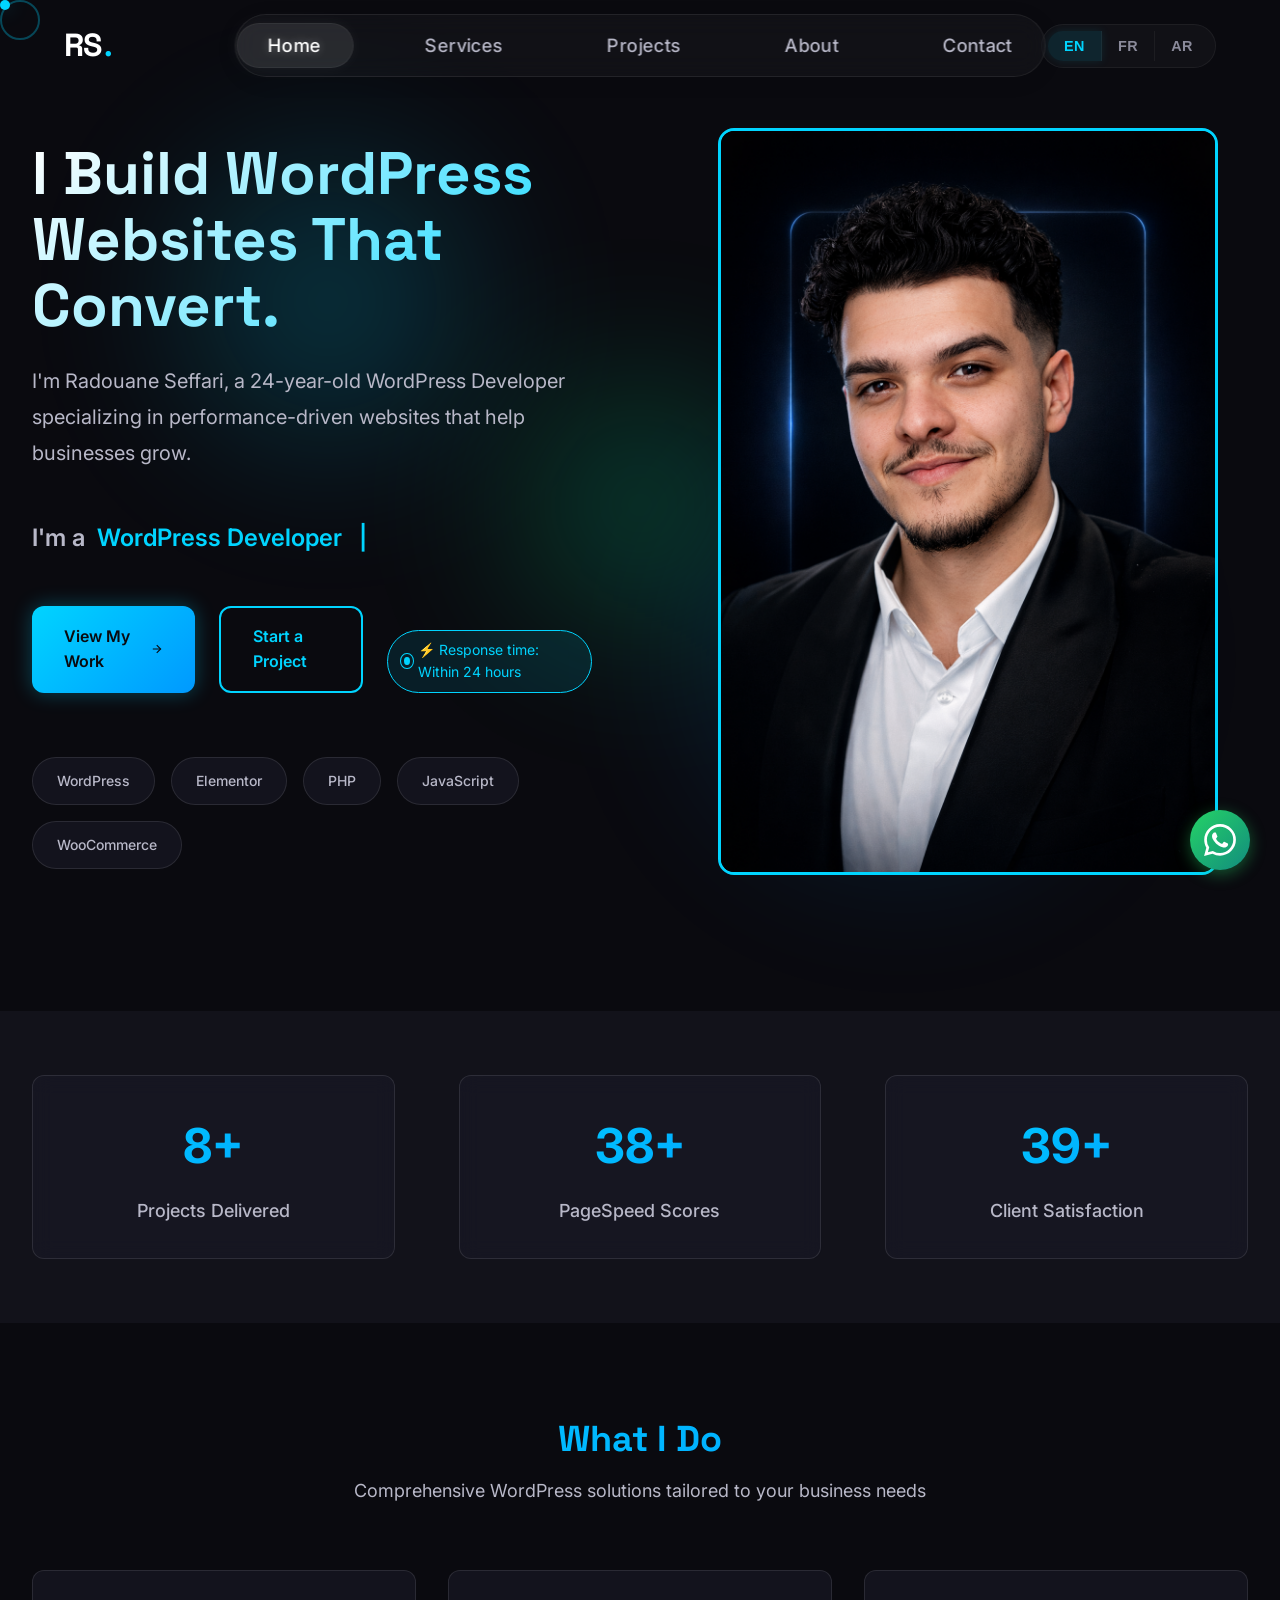
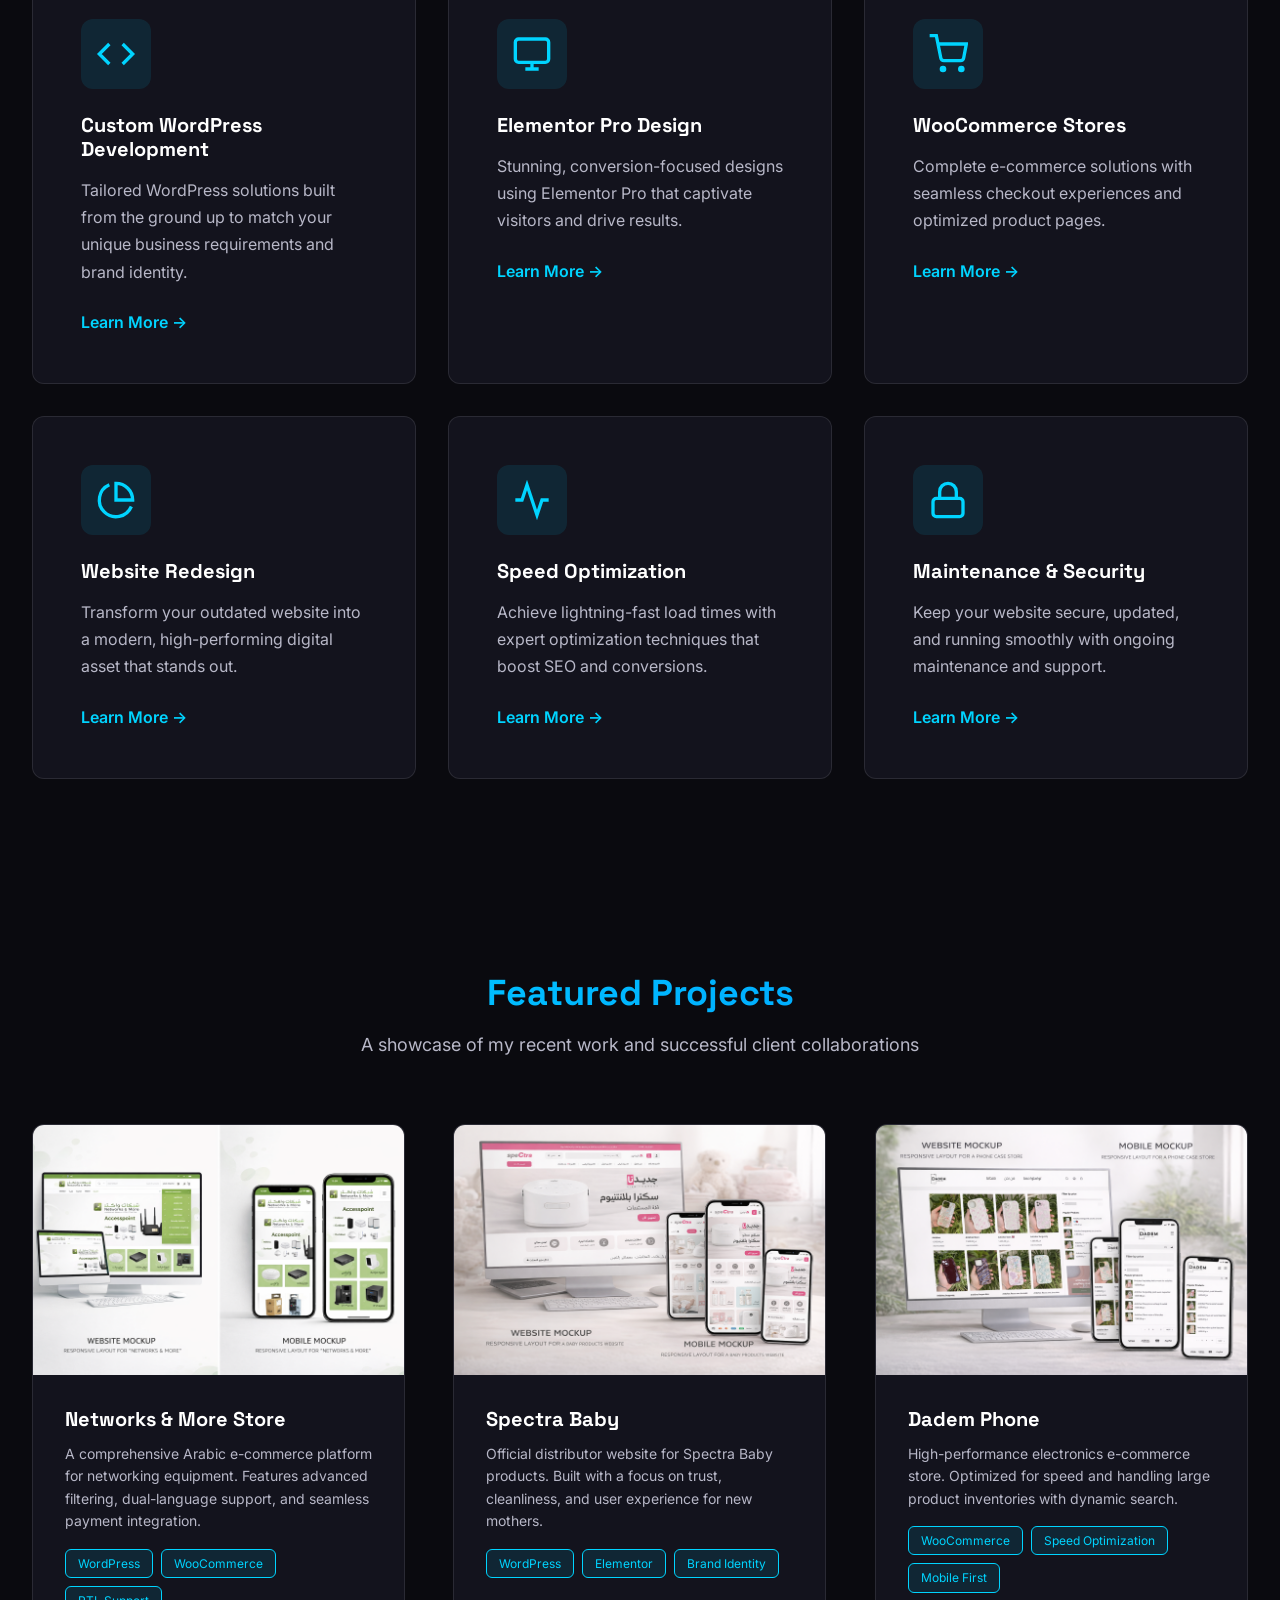
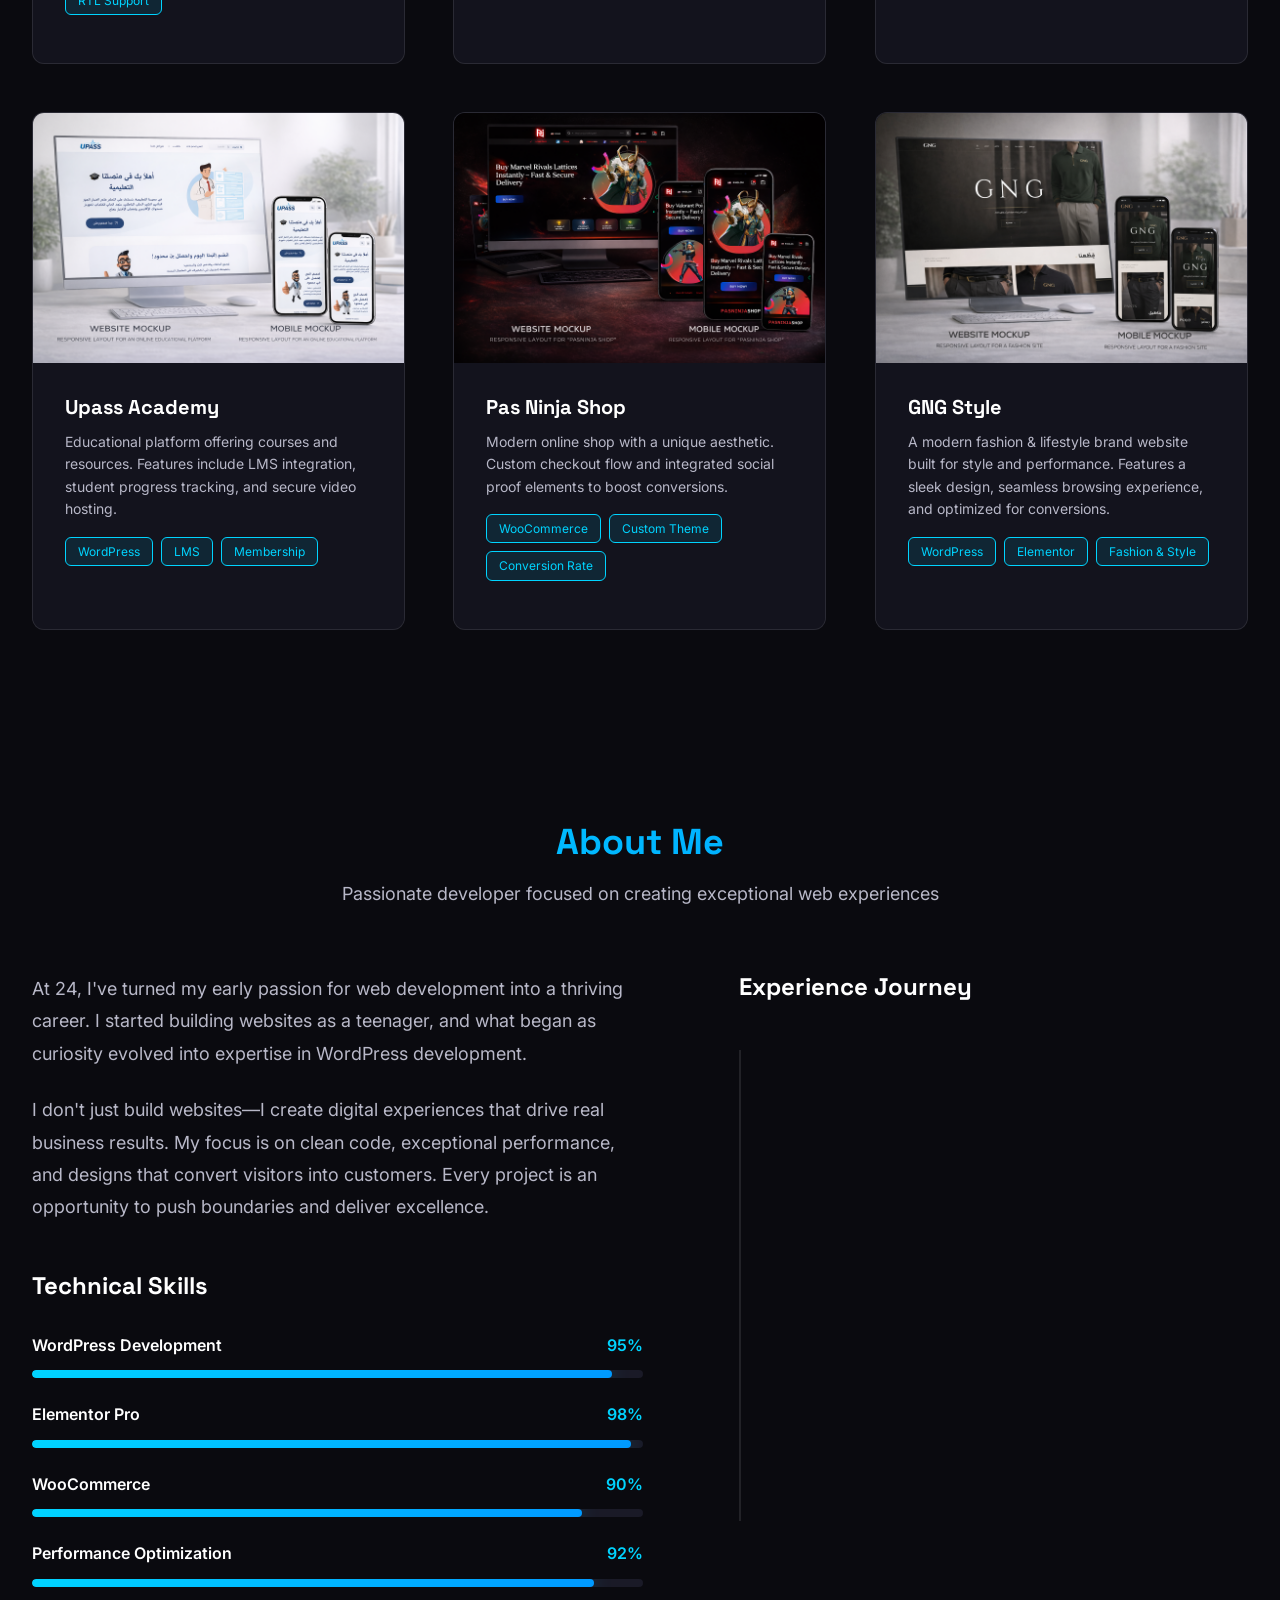
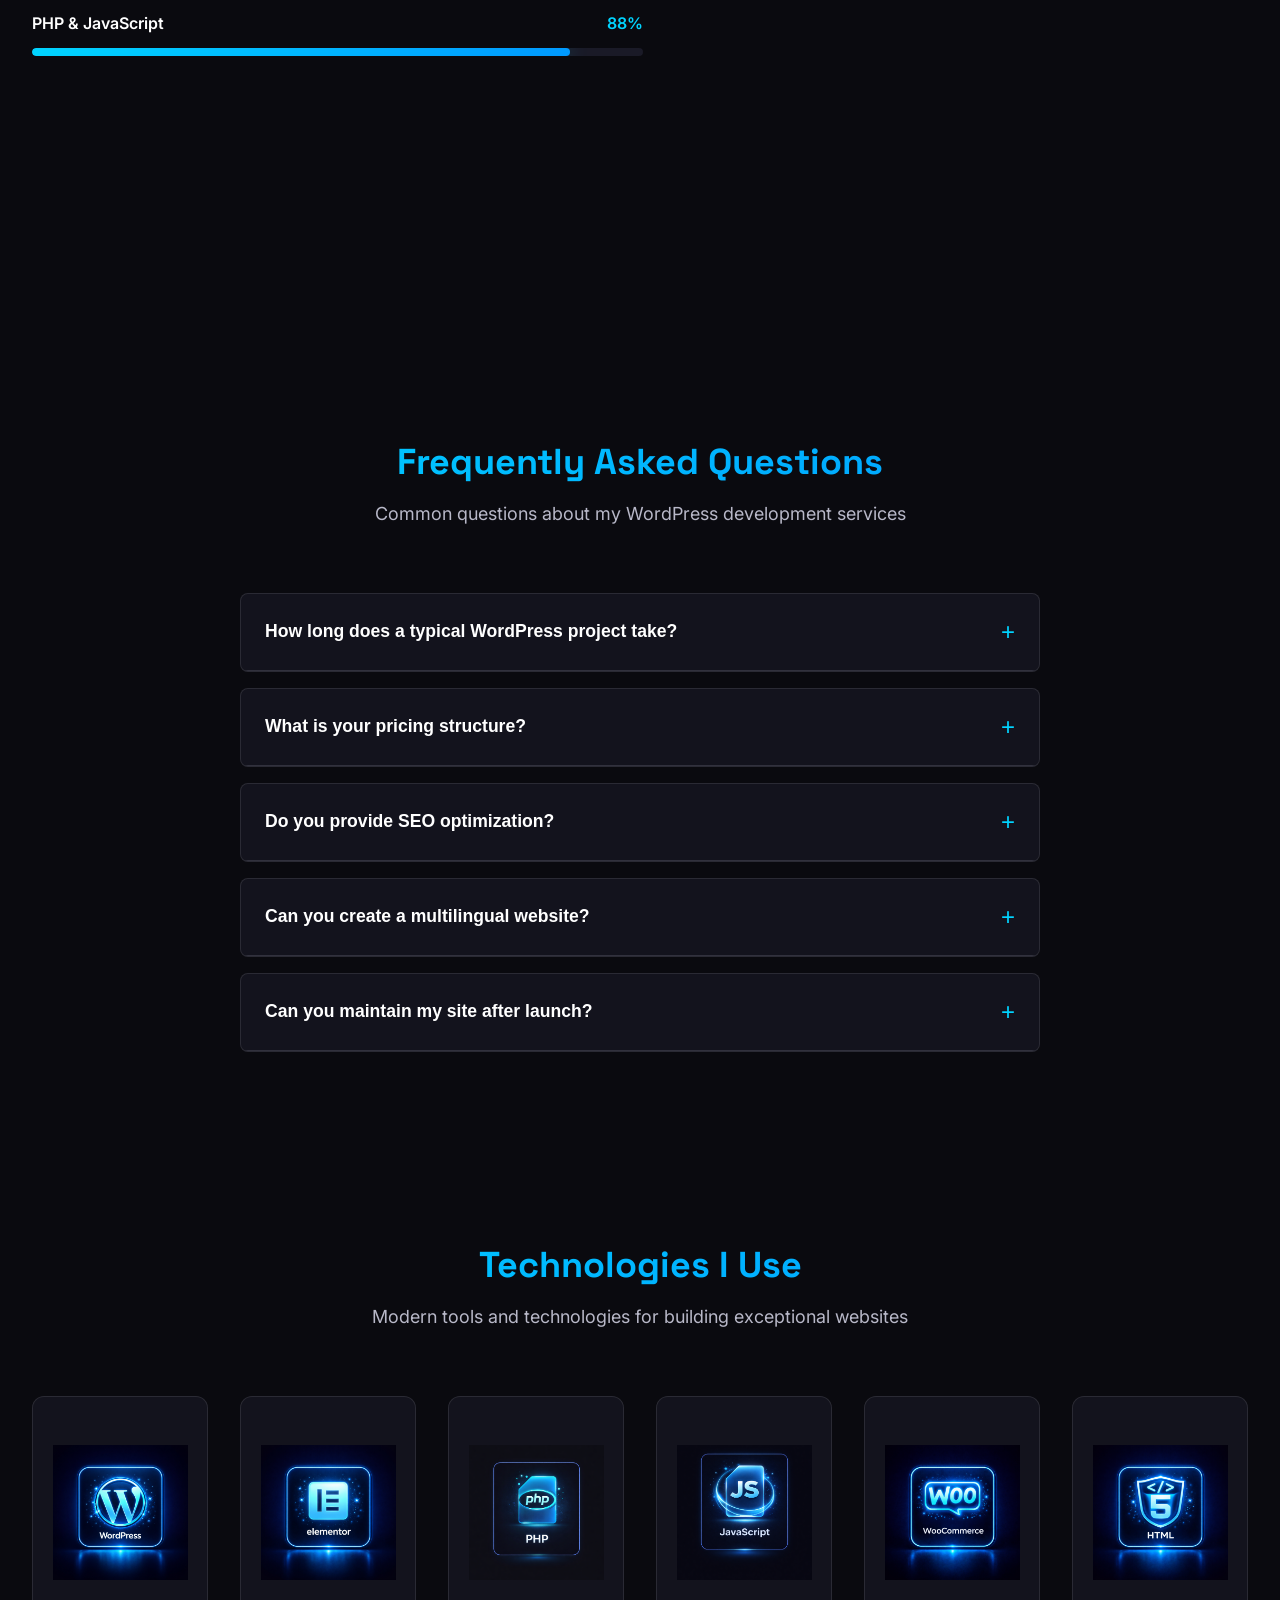
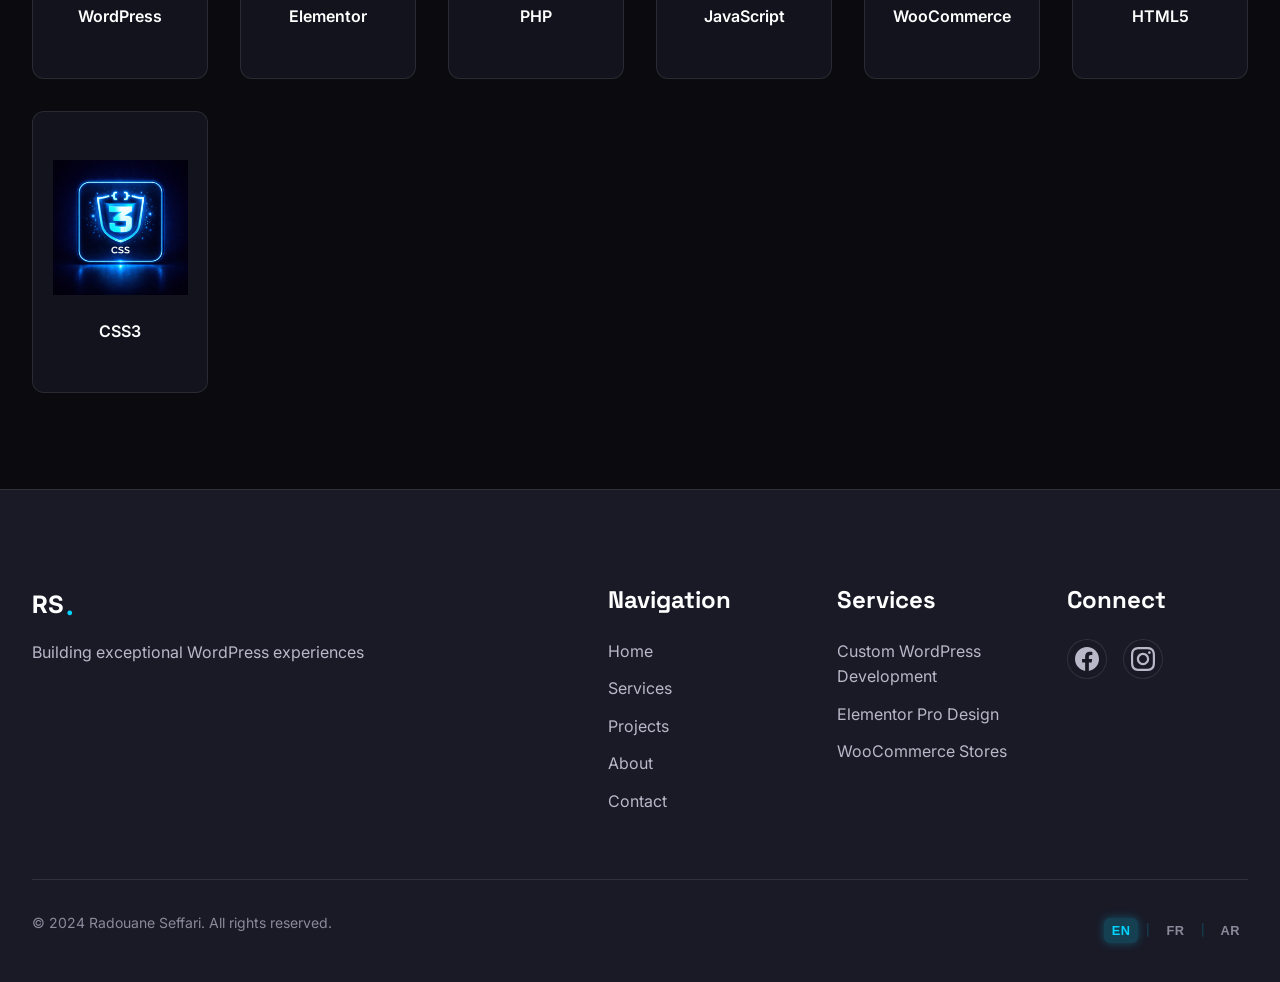
<file: index.html>
<!DOCTYPE html>
<html lang="en" dir="ltr">

<head>
    <meta charset="UTF-8">
    <meta name="viewport" content="width=device-width, initial-scale=1.0">
    <meta name="description"
        content="Radouane Seffari - WordPress Developer specializing in performance-driven websites. 20+ projects delivered with 95+ PageSpeed scores.">
    <meta name="keywords"
        content="WordPress Developer, Elementor Expert, WooCommerce, Web Development, Performance Optimization">
    <meta name="author" content="Radouane Seffari">
    <meta property="og:title" content="Radouane Seffari | WordPress Developer">
    <meta property="og:description"
        content="I Build WordPress Websites That Convert. Specializing in Elementor, WooCommerce, and Performance Optimization.">
    <meta property="og:type" content="website">
    <title>Radouane Seffari | WordPress Developer</title>

    <!-- Fonts -->
    <link rel="preconnect" href="https://fonts.googleapis.com">
    <link rel="preconnect" href="https://fonts.gstatic.com" crossorigin>
    <link
        href="https://fonts.googleapis.com/css2?family=Cairo:wght@300;400;500;600;700;800&family=Inter:wght@300;400;500;600;700;800&family=Space+Grotesk:wght@400;500;600;700&display=swap"
        rel="stylesheet">

    <!-- Stylesheets -->
    <link rel="stylesheet" href="css/main.css">
    <link rel="stylesheet" href="css/sections.css">
    <link rel="stylesheet" href="css/animations.css">
    <link rel="stylesheet" href="css/modals.css">
    <link rel="stylesheet" href="css/animations.css">
    <link rel="stylesheet" href="css/modals.css">
    <link rel="stylesheet" href="css/enhancements.css">
    <link rel="stylesheet" href="css/rtl.css">
</head>

<body>
    <!-- Preloader -->
    <div class="preloader" id="preloader">
        <div class="preloader-content">
            <div class="loader"></div>
            <p class="preloader-text">Loading Excellence...</p>
        </div>
    </div>

    <!-- Scroll Progress Bar -->
    <div class="scroll-progress" id="scrollProgress"></div>

    <!-- Custom Cursor -->
    <div class="cursor" id="cursor"></div>
    <div class="cursor-follower" id="cursorFollower"></div>

    <!-- Header -->
    <header class="header" id="header">
        <div class="container">
            <div class="header-content">
                <a href="#" class="logo">
                    <span class="logo-text">RS</span>
                    <span class="logo-dot">.</span>
                </a>

                <!-- Desktop Navigation -->
                <nav class="nav desktop-nav" id="desktopNav">
                    <ul class="nav-list">
                        <div class="nav-active-indicator"></div>
                        <li><a href="#home" class="nav-link" data-translate="nav_home">Home</a></li>
                        <li><a href="#services" class="nav-link" data-translate="nav_services">Services</a></li>
                        <li><a href="#projects" class="nav-link" data-translate="nav_projects">Projects</a></li>
                        <li><a href="#about" class="nav-link" data-translate="nav_about">About</a></li>
                        <li><a href="https://wa.me/213555346497" class="nav-link" data-translate="nav_contact"
                                target="_blank">Contact</a></li>
                    </ul>
                </nav>

                <div class="header-actions">
                    <!-- Desktop Language Switcher -->
                    <div class="lang-switcher desktop-only">
                        <button class="lang-btn active" data-lang="en">EN</button>
                        <button class="lang-btn" data-lang="fr">FR</button>
                        <button class="lang-btn" data-lang="ar">AR</button>
                    </div>

                    <!-- Mobile Menu Toggle -->
                    <button class="menu-toggle" id="menuToggle" aria-label="Toggle menu">
                        <div class="hamburger">
                            <span></span>
                            <span></span>
                            <span></span>
                        </div>
                    </button>
                </div>
            </div>
        </div>
    </header>

    <!-- Mobile Language Switcher (Outside overlay to remain clickable) -->
    <div class="mobile-lang-switcher">
        <button class="lang-btn active" data-lang="en">EN</button>
        <button class="lang-btn" data-lang="fr">FR</button>
        <button class="lang-btn" data-lang="ar">AR</button>
    </div>

    <!-- Mobile Navigation Overlay -->
    <div class="mobile-nav-overlay" id="mobileNavOverlay">
        <div class="mobile-nav-content">
            <nav class="mobile-nav">
                <ul class="mobile-nav-list">
                    <li><a href="#home" class="mobile-nav-link" data-translate="nav_home">Home</a></li>
                    <li><a href="#services" class="mobile-nav-link" data-translate="nav_services">Services</a></li>
                    <li><a href="#projects" class="mobile-nav-link" data-translate="nav_projects">Projects</a></li>
                    <li><a href="#about" class="mobile-nav-link" data-translate="nav_about">About</a></li>
                    <li><a href="https://wa.me/213555346497" class="mobile-nav-link" data-translate="nav_contact"
                            target="_blank">Contact</a></li>
                </ul>
            </nav>

            <div class="mobile-socials">
                <!-- Optional: Add social icons or contact info if needed -->
            </div>
        </div>
        <div class="mobile-nav-backdrop"></div>
    </div>

    <!-- Main Content -->
    <main>
        <!-- Hero Section -->
        <section class="hero" id="home">
            <div class="hero-background">
                <div class="gradient-orb orb-1"></div>
                <div class="gradient-orb orb-2"></div>
                <div class="gradient-orb orb-3"></div>
            </div>

            <div class="container">
                <div class="hero-content">
                    <div class="hero-text">
                        <h1 class="hero-title" data-translate="hero_title">
                            I Build WordPress Websites That Convert.
                        </h1>
                        <p class="hero-subtitle" data-translate="hero_subtitle">
                            I'm Radouane Seffari, a 24-year-old WordPress Developer specializing in performance-driven
                            websites that help businesses grow.
                        </p>

                        <div class="typing-container">
                            <span class="typing-prefix" data-translate="hero_typing_prefix">I'm a</span>
                            <span class="typing-text" id="typingText"></span>
                            <span class="typing-cursor">|</span>
                        </div>

                        <div class="hero-cta">
                            <a href="#projects" class="btn btn-primary" data-translate="hero_cta_work">
                                <span>View My Work</span>
                                <svg width="20" height="20" viewBox="0 0 24 24" fill="none" stroke="currentColor"
                                    stroke-width="2">
                                    <line x1="5" y1="12" x2="19" y2="12"></line>
                                    <polyline points="12 5 19 12 12 19"></polyline>
                                </svg>
                            </a>
                            <a href="#contact" class="btn btn-secondary" data-translate="hero_cta_project">
                                <span>Start a Project</span>
                            </a>

                            <!-- Response Time Badge -->
                            <div class="response-badge">
                                <span class="pulse-dot"></span>
                                <span data-translate="hero_response_time">⚡ Response time: Within 24 hours</span>
                            </div>
                        </div>

                        <!-- Floating Tech Badges -->
                        <div class="tech-badges">
                            <span class="badge">WordPress</span>
                            <span class="badge">Elementor</span>
                            <span class="badge">PHP</span>
                            <span class="badge">JavaScript</span>
                            <span class="badge">WooCommerce</span>
                        </div>
                    </div>

                    <div class="hero-image">
                        <div class="image-wrapper">
                            <img src="image/unnamed.jpg" alt="Radouane Seffari - WordPress Developer" loading="eager">
                            <div class="image-glow"></div>
                        </div>
                    </div>
                </div>
            </div>
        </section>

        <!-- Trust Section -->
        <section class="trust-section">
            <div class="container">
                <div class="trust-stats">
                    <div class="stat-item">
                        <div class="stat-number" data-count="20">0</div>
                        <div class="stat-label" data-translate="trust_projects">Projects Delivered</div>
                    </div>
                    <div class="stat-item">
                        <div class="stat-number" data-count="95">0</div>
                        <div class="stat-label" data-translate="trust_pagespeed">PageSpeed Scores</div>
                    </div>
                    <div class="stat-item">
                        <div class="stat-number" data-count="100">0</div>
                        <div class="stat-label" data-translate="trust_satisfaction">Client Satisfaction</div>
                    </div>
                </div>
            </div>
        </section>

        <!-- Services Section -->
        <section class="services-section" id="services">
            <div class="container">
                <div class="section-header">
                    <h2 class="section-title" data-translate="services_title">What I Do</h2>
                    <p class="section-subtitle" data-translate="services_subtitle">
                        Comprehensive WordPress solutions tailored to your business needs
                    </p>
                </div>

                <div class="services-grid">
                    <div class="service-card">
                        <div class="service-icon">
                            <svg width="40" height="40" viewBox="0 0 24 24" fill="none" stroke="currentColor"
                                stroke-width="2">
                                <polyline points="16 18 22 12 16 6"></polyline>
                                <polyline points="8 6 2 12 8 18"></polyline>
                            </svg>
                        </div>
                        <h3 class="service-title" data-translate="service_1_title">Custom WordPress Development</h3>
                        <p class="service-description" data-translate="service_1_desc">
                            Tailored WordPress solutions built from the ground up to match your unique business
                            requirements and brand identity.
                        </p>
                        <a href="#contact" class="service-link" data-translate="service_learn_more">Learn More →</a>
                    </div>

                    <div class="service-card">
                        <div class="service-icon">
                            <svg width="40" height="40" viewBox="0 0 24 24" fill="none" stroke="currentColor"
                                stroke-width="2">
                                <rect x="2" y="3" width="20" height="14" rx="2" ry="2"></rect>
                                <line x1="8" y1="21" x2="16" y2="21"></line>
                                <line x1="12" y1="17" x2="12" y2="21"></line>
                            </svg>
                        </div>
                        <h3 class="service-title" data-translate="service_2_title">Elementor Pro Design</h3>
                        <p class="service-description" data-translate="service_2_desc">
                            Stunning, conversion-focused designs using Elementor Pro that captivate visitors and drive
                            results.
                        </p>
                        <a href="#contact" class="service-link" data-translate="service_learn_more">Learn More →</a>
                    </div>

                    <div class="service-card">
                        <div class="service-icon">
                            <svg width="40" height="40" viewBox="0 0 24 24" fill="none" stroke="currentColor"
                                stroke-width="2">
                                <circle cx="9" cy="21" r="1"></circle>
                                <circle cx="20" cy="21" r="1"></circle>
                                <path d="M1 1h4l2.68 13.39a2 2 0 0 0 2 1.61h9.72a2 2 0 0 0 2-1.61L23 6H6"></path>
                            </svg>
                        </div>
                        <h3 class="service-title" data-translate="service_3_title">WooCommerce Stores</h3>
                        <p class="service-description" data-translate="service_3_desc">
                            Complete e-commerce solutions with seamless checkout experiences and optimized product
                            pages.
                        </p>
                        <a href="#contact" class="service-link" data-translate="service_learn_more">Learn More →</a>
                    </div>

                    <div class="service-card">
                        <div class="service-icon">
                            <svg width="40" height="40" viewBox="0 0 24 24" fill="none" stroke="currentColor"
                                stroke-width="2">
                                <path d="M21.21 15.89A10 10 0 1 1 8 2.83"></path>
                                <path d="M22 12A10 10 0 0 0 12 2v10z"></path>
                            </svg>
                        </div>
                        <h3 class="service-title" data-translate="service_4_title">Website Redesign</h3>
                        <p class="service-description" data-translate="service_4_desc">
                            Transform your outdated website into a modern, high-performing digital asset that stands
                            out.
                        </p>
                        <a href="#contact" class="service-link" data-translate="service_learn_more">Learn More →</a>
                    </div>

                    <div class="service-card">
                        <div class="service-icon">
                            <svg width="40" height="40" viewBox="0 0 24 24" fill="none" stroke="currentColor"
                                stroke-width="2">
                                <polyline points="22 12 18 12 15 21 9 3 6 12 2 12"></polyline>
                            </svg>
                        </div>
                        <h3 class="service-title" data-translate="service_5_title">Speed Optimization</h3>
                        <p class="service-description" data-translate="service_5_desc">
                            Achieve lightning-fast load times with expert optimization techniques that boost SEO and
                            conversions.
                        </p>
                        <a href="#contact" class="service-link" data-translate="service_learn_more">Learn More →</a>
                    </div>

                    <div class="service-card">
                        <div class="service-icon">
                            <svg width="40" height="40" viewBox="0 0 24 24" fill="none" stroke="currentColor"
                                stroke-width="2">
                                <rect x="3" y="11" width="18" height="11" rx="2" ry="2"></rect>
                                <path d="M7 11V7a5 5 0 0 1 10 0v4"></path>
                            </svg>
                        </div>
                        <h3 class="service-title" data-translate="service_6_title">Maintenance & Security</h3>
                        <p class="service-description" data-translate="service_6_desc">
                            Keep your website secure, updated, and running smoothly with ongoing maintenance and
                            support.
                        </p>
                        <a href="#contact" class="service-link" data-translate="service_learn_more">Learn More →</a>
                    </div>
                </div>
            </div>
        </section>

        <!-- Projects Section -->
        <section class="projects-section" id="projects">
            <div class="container">
                <div class="section-header">
                    <h2 class="section-title" data-translate="projects_title">Featured Projects</h2>
                    <p class="section-subtitle" data-translate="projects_subtitle">
                        A showcase of my recent work and successful client collaborations
                    </p>
                </div>



                <div class="projects-grid" id="projectsGrid">
                    <!-- 1. Networks & More Store -->
                    <div class="project-card">
                        <div class="project-image">
                            <img src="image/networksandmore.png" alt="Networks & More Store" loading="lazy" />
                            <div class="project-overlay">
                                <a href="https://networksandmore.com.sa/store/?lang=ar" target="_blank"
                                    rel="noopener noreferrer" class="btn btn-visit">
                                    Visit Site
                                </a>
                            </div>
                        </div>
                        <div class="project-content">
                            <h3 class="project-title" data-translate="proj_1_title">Networks & More Store</h3>
                            <p class="project-description" data-translate="proj_1_desc">A comprehensive Arabic
                                e-commerce platform for networking equipment. Features advanced filtering, dual-language
                                support, and seamless payment integration.</p>
                            <div class="project-tech">
                                <span class="tech-tag">WordPress</span>
                                <span class="tech-tag">WooCommerce</span>
                                <span class="tech-tag">RTL Support</span>
                            </div>
                        </div>
                    </div>

                    <!-- 2. Spectra Baby -->
                    <div class="project-card">
                        <div class="project-image">
                            <img src="image/spectre baby.png" alt="Spectra Baby" loading="lazy" />
                            <div class="project-overlay">
                                <a href="https://spectrababy.sa/" target="_blank" rel="noopener noreferrer"
                                    class="btn btn-visit">
                                    Visit Site
                                </a>
                            </div>
                        </div>
                        <div class="project-content">
                            <h3 class="project-title" data-translate="proj_2_title">Spectra Baby</h3>
                            <p class="project-description" data-translate="proj_2_desc">Official distributor website for
                                Spectra Baby products. Built with a focus on trust, cleanliness, and user experience for
                                new mothers.</p>
                            <div class="project-tech">
                                <span class="tech-tag">WordPress</span>
                                <span class="tech-tag">Elementor</span>
                                <span class="tech-tag">Brand Identity</span>
                            </div>
                        </div>
                    </div>

                    <!-- 3. Dadem Phone -->
                    <div class="project-card">
                        <div class="project-image">
                            <img src="image/dademphone.png" alt="Dadem Phone" loading="lazy" />
                            <div class="project-overlay">
                                <a href="https://dademphone.com/" target="_blank" rel="noopener noreferrer"
                                    class="btn btn-visit">
                                    Visit Site
                                </a>
                            </div>
                        </div>
                        <div class="project-content">
                            <h3 class="project-title" data-translate="proj_3_title">Dadem Phone</h3>
                            <p class="project-description" data-translate="proj_3_desc">High-performance electronics
                                e-commerce store. Optimized for speed and handling large product inventories with
                                dynamic search.</p>
                            <div class="project-tech">
                                <span class="tech-tag">WooCommerce</span>
                                <span class="tech-tag">Speed Optimization</span>
                                <span class="tech-tag">Mobile First</span>
                            </div>
                        </div>
                    </div>

                    <!-- 4. Upass Academy -->
                    <div class="project-card">
                        <div class="project-image">
                            <img src="image/upassacademy.png" alt="Upass Academy" loading="lazy" />
                            <div class="project-overlay">
                                <a href="https://upass.academy/" target="_blank" rel="noopener noreferrer"
                                    class="btn btn-visit">
                                    Visit Site
                                </a>
                            </div>
                        </div>
                        <div class="project-content">
                            <h3 class="project-title" data-translate="proj_4_title">Upass Academy</h3>
                            <p class="project-description" data-translate="proj_4_desc">Educational platform offering
                                courses and resources. Features include LMS integration, student progress tracking, and
                                secure video hosting.</p>
                            <div class="project-tech">
                                <span class="tech-tag">WordPress</span>
                                <span class="tech-tag">LMS</span>
                                <span class="tech-tag">Membership</span>
                            </div>
                        </div>
                    </div>

                    <!-- 5. Pas Ninja Shop -->
                    <div class="project-card">
                        <div class="project-image">
                            <img src="image/pasninjashop.png" alt="Pas Ninja Shop" loading="lazy" />
                            <div class="project-overlay">
                                <a href="https://pasninjashop.com/" target="_blank" rel="noopener noreferrer"
                                    class="btn btn-visit">
                                    Visit Site
                                </a>
                            </div>
                        </div>
                        <div class="project-content">
                            <h3 class="project-title" data-translate="proj_5_title">Pas Ninja Shop</h3>
                            <p class="project-description" data-translate="proj_5_desc">Modern online shop with a unique
                                aesthetic. Custom checkout flow and integrated social proof elements to boost
                                conversions.</p>
                            <div class="project-tech">
                                <span class="tech-tag">WooCommerce</span>
                                <span class="tech-tag">Custom Theme</span>
                                <span class="tech-tag">Conversion Rate</span>
                            </div>
                        </div>
                    </div>

                    <!-- 6. GNG Style -->
                    <div class="project-card">
                        <div class="project-image">
                            <img src="image/a53da627-ec2a-41b5-89c4-a6bdf8003d65.png" alt="GNG Style" loading="lazy" />
                            <div class="project-overlay">
                                <a href="https://gng.style/" target="_blank" rel="noopener noreferrer"
                                    class="btn btn-visit">
                                    Visit Site
                                </a>
                            </div>
                        </div>
                        <div class="project-content">
                            <h3 class="project-title" data-translate="proj_6_title">GNG Style</h3>
                            <p class="project-description" data-translate="proj_6_desc">A modern fashion & lifestyle brand website built for style and performance. Features a sleek design, seamless browsing experience, and optimized for conversions.</p>
                            <div class="project-tech">
                                <span class="tech-tag">WordPress</span>
                                <span class="tech-tag">Elementor</span>
                                <span class="tech-tag">Fashion & Style</span>
                            </div>
                        </div>
                    </div>
                </div>
            </div>
        </section>

        <!-- About Section -->
        <section class="about-section" id="about">
            <div class="container">
                <div class="section-header">
                    <h2 class="section-title" data-translate="about_title">About Me</h2>
                    <p class="section-subtitle" data-translate="about_subtitle">
                        Passionate developer focused on creating exceptional web experiences
                    </p>
                </div>

                <div class="about-content">
                    <div class="about-text">
                        <p class="about-intro" data-translate="about_intro">
                            At 24, I've turned my early passion for web development into a thriving career. I started
                            building websites as a teenager, and what began as curiosity evolved into expertise in
                            WordPress development.
                        </p>
                        <p class="about-description" data-translate="about_description">
                            I don't just build websites—I create digital experiences that drive real business results.
                            My focus is on clean code, exceptional performance, and designs that convert visitors into
                            customers. Every project is an opportunity to push boundaries and deliver excellence.
                        </p>

                        <div class="skills-section">
                            <h3 class="skills-title" data-translate="skills_title">Technical Skills</h3>
                            <div class="skills-list">
                                <div class="skill-item">
                                    <div class="skill-header">
                                        <span class="skill-name">WordPress Development</span>
                                        <span class="skill-percentage">95%</span>
                                    </div>
                                    <div class="skill-bar">
                                        <div class="skill-progress" style="width: 95%"></div>
                                    </div>
                                </div>
                                <div class="skill-item">
                                    <div class="skill-header">
                                        <span class="skill-name">Elementor Pro</span>
                                        <span class="skill-percentage">98%</span>
                                    </div>
                                    <div class="skill-bar">
                                        <div class="skill-progress" style="width: 98%"></div>
                                    </div>
                                </div>
                                <div class="skill-item">
                                    <div class="skill-header">
                                        <span class="skill-name">WooCommerce</span>
                                        <span class="skill-percentage">90%</span>
                                    </div>
                                    <div class="skill-bar">
                                        <div class="skill-progress" style="width: 90%"></div>
                                    </div>
                                </div>
                                <div class="skill-item">
                                    <div class="skill-header">
                                        <span class="skill-name">Performance Optimization</span>
                                        <span class="skill-percentage">92%</span>
                                    </div>
                                    <div class="skill-bar">
                                        <div class="skill-progress" style="width: 92%"></div>
                                    </div>
                                </div>
                                <div class="skill-item">
                                    <div class="skill-header">
                                        <span class="skill-name">PHP & JavaScript</span>
                                        <span class="skill-percentage">88%</span>
                                    </div>
                                    <div class="skill-bar">
                                        <div class="skill-progress" style="width: 88%"></div>
                                    </div>
                                </div>
                            </div>
                        </div>
                    </div>

                    <div class="experience-timeline">
                        <h3 class="timeline-title" data-translate="experience_title">Experience Journey</h3>
                        <div class="timeline">
                            <div class="timeline-item">
                                <div class="timeline-dot"></div>
                                <div class="timeline-content">
                                    <span class="timeline-year">2024 - Present</span>
                                    <h4 class="timeline-heading" data-translate="exp_1_title">Senior WordPress Developer
                                    </h4>
                                    <p class="timeline-text" data-translate="exp_1_desc">Leading complex WordPress
                                        projects with focus on performance and scalability</p>
                                </div>
                            </div>
                            <div class="timeline-item">
                                <div class="timeline-dot"></div>
                                <div class="timeline-content">
                                    <span class="timeline-year">2022 - 2024</span>
                                    <h4 class="timeline-heading" data-translate="exp_2_title">WordPress Developer</h4>
                                    <p class="timeline-text" data-translate="exp_2_desc">Specialized in Elementor and
                                        WooCommerce development for diverse clients</p>
                                </div>
                            </div>
                            <div class="timeline-item">
                                <div class="timeline-dot"></div>
                                <div class="timeline-content">
                                    <span class="timeline-year">2020 - 2022</span>
                                    <h4 class="timeline-heading" data-translate="exp_3_title">Junior Web Developer</h4>
                                    <p class="timeline-text" data-translate="exp_3_desc">Started professional journey
                                        building custom WordPress themes and plugins</p>
                                </div>
                            </div>
                        </div>
                    </div>
                </div>
            </div>
        </section>

        <!-- Testimonials Section -->
        <section class="testimonials-section">
            <div class="container">
                <div class="testimonials-slider" id="testimonialsSlider">
                    <div class="testimonial-track">
                        <!-- Testimonials will be dynamically loaded -->
                    </div>

                </div>
            </div>
        </section>

        <!-- FAQ Section -->
        <section class="faq-section" id="faq">
            <div class="container">
                <div class="section-header">
                    <h2 class="section-title">Frequently Asked Questions</h2>
                    <p class="section-subtitle">
                        Common questions about my WordPress development services
                    </p>
                </div>

                <!-- Static FAQ Grid (5 Items with Translation Support) -->
                <div class="faq-grid" id="faq-accordions">
                    <!-- 1. Timelines -->
                    <div class="faq-item">
                        <button class="faq-question">
                            <span data-translate="faq_timeline_q">How long does a typical WordPress project take?</span>
                            <span class="faq-icon">+</span>
                        </button>
                        <div class="faq-answer">
                            <p data-translate="faq_timeline_a">Timelines vary by complexity. A standard brochure site
                                normally takes 1-2 weeks, while a custom E-commerce platform may take 3-5 weeks. I
                                provide a detailed schedule before we start.</p>
                        </div>
                    </div>

                    <!-- 2. Pricing -->
                    <div class="faq-item">
                        <button class="faq-question">
                            <span data-translate="faq_pricing_q">What is your pricing structure?</span>
                            <span class="faq-icon">+</span>
                        </button>
                        <div class="faq-answer">
                            <p data-translate="faq_pricing_a">I offer project-based pricing to keep things transparent.
                                No hidden hourly fees. Payments are typically split 50% upfront and 50% upon successful
                                completion.</p>
                        </div>
                    </div>

                    <!-- 3. SEO -->
                    <div class="faq-item">
                        <button class="faq-question">
                            <span data-translate="faq_seo_q">Do you provide SEO optimization?</span>
                            <span class="faq-icon">+</span>
                        </button>
                        <div class="faq-answer">
                            <p data-translate="faq_seo_a">Yes! All websites are built with SEO best practices: fast
                                loading speeds, mobile responsiveness, semantic HTML, and I configure Yoast SEO or
                                RankMath for you.</p>
                        </div>
                    </div>

                    <!-- 4. Multilingual -->
                    <div class="faq-item">
                        <button class="faq-question">
                            <span data-translate="faq_multilingual_q">Can you create a multilingual website?</span>
                            <span class="faq-icon">+</span>
                        </button>
                        <div class="faq-answer">
                            <p data-translate="faq_multilingual_a">Yes, exactly like this portfolio! I specialize in
                                building multilingual sites (English, French, Arabic) with full RTL (Right-to-Left)
                                support for Arabic users.</p>
                        </div>
                    </div>

                    <!-- 5. Maintenance -->
                    <div class="faq-item">
                        <button class="faq-question">
                            <span data-translate="faq_maintenance_q">Can you maintain my site after launch?</span>
                            <span class="faq-icon">+</span>
                        </button>
                        <div class="faq-answer">
                            <p data-translate="faq_maintenance_a">Absolutely. I offer monthly maintenance packages that
                                include backups, security updates, plugin updates, and small content edits to keep your
                                site running smoothly.</p>
                        </div>
                    </div>
                </div>
            </div>

            <style>
                .faq-grid {
                    max-width: 800px;
                    margin: 0 auto;
                    display: flex;
                    flex-direction: column;
                    gap: 1rem;
                }

                .faq-item {
                    background: var(--color-bg-card, #1e1e1e);
                    border: 1px solid var(--color-border, #333);
                    border-radius: 8px;
                    overflow: hidden;
                }

                .faq-question {
                    width: 100%;
                    display: flex;
                    justify-content: space-between;
                    align-items: center;
                    padding: 1.5rem;
                    background: none;
                    border: none;
                    color: var(--color-text-primary, #fff);
                    font-size: 1.1rem;
                    font-weight: 600;
                    cursor: pointer;
                    text-align: left;
                    transition: all 0.3s ease;
                }

                .faq-question:hover {
                    color: var(--color-accent-primary, #00d4ff);
                }

                .faq-question.active {
                    color: var(--color-accent-primary, #00d4ff);
                    background: rgba(0, 212, 255, 0.05);
                }

                .faq-icon {
                    font-size: 1.5rem;
                    font-weight: 300;
                    margin-left: 1rem;
                }

                .faq-answer {
                    max-height: 0;
                    overflow: hidden;
                    transition: max-height 0.3s ease-out;
                    background: var(--color-bg-tertiary, #151515);
                }

                .faq-answer p {
                    padding: 1.5rem;
                    margin: 0;
                    color: var(--color-text-secondary, #ccc);
                    line-height: 1.6;
                }
            </style>

            <script>
                document.addEventListener('DOMContentLoaded', () => {
                    const questions = document.querySelectorAll('.faq-question');

                    questions.forEach(question => {
                        question.addEventListener('click', () => {
                            // Toggle active class
                            const isActive = question.classList.contains('active');
                            const answer = question.nextElementSibling;

                            // Close all others
                            document.querySelectorAll('.faq-question').forEach(q => {
                                q.classList.remove('active');
                                q.querySelector('.faq-icon').textContent = '+';
                                q.nextElementSibling.style.maxHeight = null;
                            });

                            // If it wasn't active before, open it
                            if (!isActive) {
                                question.classList.add('active');
                                question.querySelector('.faq-icon').textContent = '-';
                                answer.style.maxHeight = answer.scrollHeight + "px";
                            }
                        });
                    });
                });
            </script>
        </section>

        <!-- Tech Stack Section -->
        <section class="tech-stack-section">
            <div class="container">
                <div class="section-header">
                    <h2 class="section-title" data-translate="tech_title">Technologies I Use</h2>
                    <p class="section-subtitle" data-translate="tech_subtitle">
                        Modern tools and technologies for building exceptional websites
                    </p>
                </div>

                <div class="tech-grid">
                    <div class="tech-item">
                        <div class="tech-icon">
                            <img src="image/wordpress.png" alt="WordPress" width="135" height="135">
                        </div>
                        <span class="tech-name">WordPress</span>
                    </div>
                    <div class="tech-item">
                        <div class="tech-icon">
                            <img src="image/elementor.png" alt="Elementor" width="135" height="135">
                        </div>
                        <span class="tech-name">Elementor</span>
                    </div>
                    <div class="tech-item">
                        <div class="tech-icon">
                            <img src="image/php.png" alt="PHP" width="135" height="135">
                        </div>
                        <span class="tech-name">PHP</span>
                    </div>
                    <div class="tech-item">
                        <div class="tech-icon">
                            <img src="image/javascript.png" alt="JavaScript" width="135" height="135">
                        </div>
                        <span class="tech-name">JavaScript</span>
                    </div>
                    <div class="tech-item">
                        <div class="tech-icon">
                            <img src="image/woo commerce.png" alt="WooCommerce" width="135" height="135">
                        </div>
                        <span class="tech-name">WooCommerce</span>
                    </div>
                    <div class="tech-item">
                        <div class="tech-icon">
                            <img src="image/html.png" alt="HTML5" width="135" height="135">
                        </div>
                        <span class="tech-name">HTML5</span>
                    </div>
                    <div class="tech-item">
                        <div class="tech-icon">
                            <img src="image/css.png" alt="CSS3" width="135" height="135">
                        </div>
                        <span class="tech-name">CSS3</span>
                    </div>
                </div>
            </div>
        </section>


        <!-- Contact Section -->
        <!-- REMOVED AS REQUESTED -->
    </main>

    <!-- Footer -->
    <footer class="footer">
        <div class="container">
            <div class="footer-content">
                <div class="footer-brand">
                    <div class="footer-logo">
                        <span class="logo-text">RS</span>
                        <span class="logo-dot">.</span>
                    </div>
                    <p class="footer-tagline" data-translate="footer_tagline">
                        Building exceptional WordPress experiences
                    </p>
                </div>

                <div class="footer-links">
                    <div class="footer-column">
                        <h4 data-translate="footer_navigation">Navigation</h4>
                        <ul>
                            <li><a href="#home" data-translate="nav_home">Home</a></li>
                            <li><a href="#services" data-translate="nav_services">Services</a></li>
                            <li><a href="#projects" data-translate="nav_projects">Projects</a></li>
                            <li><a href="#about" data-translate="nav_about">About</a></li>
                            <li><a href="https://wa.me/213555346497" data-translate="nav_contact"
                                    target="_blank">Contact</a></li>
                        </ul>
                    </div>

                    <div class="footer-column">
                        <h4 data-translate="footer_services">Services</h4>
                        <ul>
                            <li><a href="#services" data-translate="service_1_title">Custom WordPress Development</a>
                            </li>
                            <li><a href="#services" data-translate="service_2_title">Elementor Pro Design</a></li>
                            <li><a href="#services" data-translate="service_3_title">WooCommerce Stores</a></li>
                        </ul>
                    </div>

                    <div class="footer-column">
                        <h4 data-translate="footer_connect">Connect</h4>
                        <div class="social-links">
                            <a href="https://www.facebook.com/mp4.sqll/" aria-label="Facebook" target="_blank">
                                <svg width="24" height="24" viewBox="0 0 24 24" fill="currentColor">
                                    <path
                                        d="M24 12.073c0-6.627-5.373-12-12-12s-12 5.373-12 12c0 5.99 4.388 10.954 10.125 11.854v-8.385H7.078v-3.47h3.047V9.43c0-3.007 1.792-4.669 4.533-4.669 1.312 0 2.686.235 2.686.235v2.953H15.83c-1.491 0-1.956.925-1.956 1.874v2.25h3.328l-.532 3.47h-2.796v8.385C19.612 23.027 24 18.062 24 12.073z" />
                                </svg>
                            </a>
                            <a href="https://www.instagram.com/redonesef/" aria-label="Instagram" target="_blank">
                                <svg width="24" height="24" viewBox="0 0 24 24" fill="currentColor">
                                    <path
                                        d="M12 2.163c3.204 0 3.584.012 4.85.07 3.252.148 4.771 1.691 4.919 4.919.058 1.265.069 1.645.069 4.849 0 3.205-.012 3.584-.069 4.849-.149 3.225-1.664 4.771-4.919 4.919-1.266.058-1.644.07-4.85.07-3.204 0-3.584-.012-4.849-.07-3.26-.149-4.771-1.699-4.919-4.92-.058-1.265-.07-1.644-.07-4.849 0-3.204.013-3.583.07-4.849.149-3.227 1.664-4.771 4.919-4.919 1.266-.057 1.645-.069 4.849-.069zm0-2.163c-3.259 0-3.667.014-4.947.072-4.358.2-6.78 2.618-6.98 6.98-.059 1.281-.073 1.689-.073 4.948 0 3.259.014 3.668.072 4.948.2 4.358 2.618 6.78 6.98 6.98 1.281.058 1.689.072 4.948.072 3.259 0 3.668-.014 4.948-.072 4.354-.2 6.782-2.618 6.979-6.98.059-1.28.073-1.689.073-4.948 0-3.259-.014-3.667-.072-4.947-.196-4.354-2.617-6.78-6.979-6.98-1.281-.059-1.69-.073-4.949-.073zm0 5.838c-3.403 0-6.162 2.759-6.162 6.162s2.759 6.163 6.162 6.163 6.162-2.759 6.162-6.163c0-3.403-2.759-6.162-6.162-6.162zm0 10.162c-2.209 0-4-1.79-4-4 0-2.209 1.791-4 4-4s4 1.791 4 4c0 2.21-1.791 4-4 4zm6.406-11.845c-.796 0-1.441.645-1.441 1.44s.645 1.44 1.441 1.44c.795 0 1.439-.645 1.439-1.44s-.644-1.44-1.439-1.44z" />
                                </svg>
                            </a>
                        </div>
                    </div>
                </div>
            </div>

            <div class="footer-bottom">
                <p class="copyright">
                    &copy; <span id="currentYear">2024</span> Radouane Seffari. <span data-translate="footer_rights">All
                        rights reserved.</span>
                </p>
                <div class="footer-language">
                    <button class="lang-btn-footer active" data-lang="en">EN</button>
                    <span class="lang-divider">|</span>
                    <button class="lang-btn-footer" data-lang="fr">FR</button>
                    <span class="lang-divider">|</span>
                    <button class="lang-btn-footer" data-lang="ar">AR</button>
                </div>
            </div>
        </div>
    </footer>

    <!-- Floating WhatsApp Button -->
    <a href="https://wa.me/213555346497" class="whatsapp-float" target="_blank" aria-label="Contact on WhatsApp">
        <svg width="32" height="32" viewBox="0 0 24 24" fill="currentColor">
            <path
                d="M17.472 14.382c-.297-.149-1.758-.867-2.03-.967-.273-.099-.471-.148-.67.15-.197.297-.767.966-.94 1.164-.173.199-.347.223-.644.075-.297-.15-1.255-.463-2.39-1.475-.883-.788-1.48-1.761-1.653-2.059-.173-.297-.018-.458.13-.606.134-.133.298-.347.446-.52.149-.174.198-.298.298-.497.099-.198.05-.371-.025-.52-.075-.149-.669-1.612-.916-2.207-.242-.579-.487-.5-.669-.51-.173-.008-.371-.01-.57-.01-.198 0-.52.074-.792.372-.272.297-1.04 1.016-1.04 2.479 0 1.462 1.065 2.875 1.213 3.074.149.198 2.096 3.2 5.077 4.487.709.306 1.262.489 1.694.625.712.227 1.36.195 1.871.118.571-.085 1.758-.719 2.006-1.413.248-.694.248-1.289.173-1.413-.074-.124-.272-.198-.57-.347m-5.421 7.403h-.004a9.87 9.87 0 01-5.031-1.378l-.361-.214-3.741.982.998-3.648-.235-.374a9.86 9.86 0 01-1.51-5.26c.001-5.45 4.436-9.884 9.888-9.884 2.64 0 5.122 1.03 6.988 2.898a9.825 9.825 0 012.893 6.994c-.003 5.45-4.437 9.884-9.885 9.884m8.413-18.297A11.815 11.815 0 0012.05 0C5.495 0 .16 5.335.157 11.892c0 2.096.547 4.142 1.588 5.945L.057 24l6.305-1.654a11.882 11.882 0 005.683 1.448h.005c6.554 0 11.89-5.335 11.893-11.893a11.821 11.821 0 00-3.48-8.413z" />
        </svg>
    </a>

    <!-- Back to Top Button -->
    <button class="back-to-top" id="backToTop" aria-label="Back to Top">
        <svg width="20" height="20" viewBox="0 0 24 24" fill="none" stroke="currentColor" stroke-width="2">
            <polyline points="18 15 12 9 6 15"></polyline>
        </svg>
    </button>

    <!-- Scripts -->
    <script src="js/translations.js"></script>
    <script src="js/language.js"></script>
    <script src="js/animations.js"></script>
    <script src="js/modals.js"></script>
    <script src="js/components.js"></script>
    <script src="js/interactive.js"></script>
    <script src="js/main.js"></script>
</body>

</html>
</file>
<file: css/main.css>
/* ===================================
   CSS CUSTOM PROPERTIES & VARIABLES
   =================================== */
:root {
    /* Colors - Dark Theme */
    --color-bg-primary: #0a0a0f;
    --color-bg-secondary: #12121a;
    --color-bg-tertiary: #1a1a27;
    --color-bg-card: rgba(26, 26, 39, 0.6);

    /* Electric Blue Accent */
    --color-accent-primary: #00d4ff;
    --color-accent-secondary: #0099ff;
    --color-accent-gradient: linear-gradient(135deg, #00d4ff 0%, #0099ff 100%);

    /* Text Colors */
    --color-text-primary: #ffffff;
    --color-text-secondary: #b8b8c8;
    --color-text-tertiary: #8a8a9a;

    /* Borders & Dividers */
    --color-border: rgba(255, 255, 255, 0.1);
    --color-border-hover: rgba(0, 212, 255, 0.3);

    /* Shadows & Glows */
    --shadow-sm: 0 2px 8px rgba(0, 0, 0, 0.3);
    --shadow-md: 0 4px 16px rgba(0, 0, 0, 0.4);
    --shadow-lg: 0 8px 32px rgba(0, 0, 0, 0.5);
    --glow-accent: 0 0 20px rgba(0, 212, 255, 0.3);
    --glow-accent-strong: 0 0 30px rgba(0, 212, 255, 0.3);

    /* Typography */
    --font-primary: 'Inter', -apple-system, BlinkMacSystemFont, 'Segoe UI', sans-serif;
    --font-heading: 'Space Grotesk', 'Inter', sans-serif;

    --font-size-xs: 0.75rem;
    --font-size-sm: 0.875rem;
    --font-size-base: 1rem;
    --font-size-lg: 1.125rem;
    --font-size-xl: 1.25rem;
    --font-size-2xl: 1.5rem;
    --font-size-3xl: 1.875rem;
    --font-size-4xl: 2.25rem;
    --font-size-5xl: 3rem;
    --font-size-6xl: 3.75rem;

    /* Spacing */
    --spacing-xs: 0.5rem;
    --spacing-sm: 0.75rem;
    --spacing-md: 1rem;
    --spacing-lg: 1.5rem;
    --spacing-xl: 2rem;
    --spacing-2xl: 3rem;
    --spacing-3xl: 4rem;
    --spacing-4xl: 6rem;
    --spacing-5xl: 8rem;
    --spacing-6xl: 10rem;

    /* Layout */
    --container-max-width: 1400px;
    --container-padding: 2rem;
    --header-height: auto;
    --header-min-height: 90px;
    --header-padding-y: 24px;

    /* Transitions */
    --transition-fast: 0.15s ease;
    --transition-base: 0.3s ease;
    --transition-slow: 0.5s ease;

    /* Border Radius */
    --radius-sm: 0.375rem;
    --radius-md: 0.5rem;
    --radius-lg: 0.75rem;
    --radius-xl: 1rem;
    --radius-full: 9999px;

    /* Z-Index */
    --z-header: 1000;
    --z-cursor: 9999;
    --z-preloader: 10000;
}

/* Light Theme Variables */
[data-theme="light"] {
    --color-bg-primary: #ffffff;
    --color-bg-secondary: #f8f9fa;
    --color-bg-tertiary: #e9ecef;
    --color-bg-card: rgba(255, 255, 255, 0.8);

    --color-text-primary: #1a1a27;
    --color-text-secondary: #4a4a5a;
    --color-text-tertiary: #6a6a7a;

    --color-border: rgba(0, 0, 0, 0.1);
    --shadow-sm: 0 2px 8px rgba(0, 0, 0, 0.08);
    --shadow-md: 0 4px 16px rgba(0, 0, 0, 0.12);
    --shadow-lg: 0 8px 32px rgba(0, 0, 0, 0.16);
}

/* ===================================
   RESET & BASE STYLES
   =================================== */
*,
*::before,
*::after {
    margin: 0;
    padding: 0;
    box-sizing: border-box;
}

html {
    scroll-behavior: smooth;
    overflow-x: hidden;
}

body {
    font-family: var(--font-primary);
    font-size: var(--font-size-base);
    line-height: 1.6;
    color: var(--color-text-primary);
    background-color: var(--color-bg-primary);
    overflow-x: hidden;
    transition: background-color var(--transition-base), color var(--transition-base);
}

/* ===================================
   TYPOGRAPHY
   =================================== */
h1,
h2,
h3,
h4,
h5,
h6 {
    font-family: var(--font-heading);
    font-weight: 700;
    line-height: 1.2;
    margin-bottom: var(--spacing-md);
}

h1 {
    font-size: var(--font-size-5xl);
}

h2 {
    font-size: var(--font-size-4xl);
}

h3 {
    font-size: var(--font-size-3xl);
}

h4 {
    font-size: var(--font-size-2xl);
}

h5 {
    font-size: var(--font-size-xl);
}

h6 {
    font-size: var(--font-size-lg);
}

p {
    margin-bottom: var(--spacing-md);
    color: var(--color-text-secondary);
}

a {
    color: var(--color-accent-primary);
    text-decoration: none;
    transition: color var(--transition-fast);
}

a:hover {
    color: var(--color-accent-secondary);
}

/* ===================================
   LAYOUT UTILITIES
   =================================== */
.container {
    max-width: var(--container-max-width);
    margin: 0 auto;
    padding: 0 var(--container-padding);
}

section {
    padding: var(--spacing-4xl) 0;
    position: relative;
}

/* ===================================
   SCROLL PROGRESS BAR
   =================================== */
.scroll-progress {
    position: fixed;
    top: 0;
    left: 0;
    width: 0%;
    height: 3px;
    background: var(--color-accent-gradient);
    z-index: calc(var(--z-header) + 1);
    transition: width 0.1s linear;
}

/* ===================================
   CUSTOM CURSOR
   =================================== */
.cursor,
.cursor-follower {
    position: fixed;
    border-radius: 50%;
    pointer-events: none;
    z-index: var(--z-cursor);
    transition: transform var(--transition-fast);
}

.cursor {
    width: 10px;
    height: 10px;
    background: var(--color-accent-primary);
    box-shadow: var(--glow-accent);
}

.cursor-follower {
    width: 40px;
    height: 40px;
    border: 2px solid var(--color-accent-primary);
    opacity: 0.3;
    transition: transform 0.2s ease, opacity var(--transition-fast);
}

@media (max-width: 768px) {

    .cursor,
    .cursor-follower {
        display: none;
    }
}

/* ===================================
   HEADER
   =================================== */
/* ===================================
   HEADER - PREMIUM REDESIGN
   =================================== */
.header {
    position: fixed;
    top: 0;
    left: 0;
    width: 100%;
    min-height: 120px;
    /* Increased height for professional look */
    padding: 20px 0;
    /* Added vertical padding */
    background: transparent;
    z-index: 1000;
    transition: all 0.4s cubic-bezier(0.16, 1, 0.3, 1);
    border-bottom: 1px solid transparent;
}

.header.scrolled {
    min-height: 90px;
    padding: 10px 0;
    background: rgba(10, 10, 15, 0.85);
    /* Deep dark transparent */
    backdrop-filter: blur(20px);
    -webkit-backdrop-filter: blur(20px);
    border-bottom: 1px solid rgba(255, 255, 255, 0.08);
    box-shadow: 0 10px 40px rgba(0, 0, 0, 0.2);
}

.header-content {
    display: flex;
    /* Changed from grid to flex for better control */
    justify-content: space-between;
    align-items: center;
    width: 100%;
    position: relative;
    padding: 0 var(--container-padding);
    margin: 0 auto;
    max-width: var(--container-max-width);
    height: 100%;
}

.logo {
    display: flex;
    align-items: center;
    font-size: 2rem;
    /* Increased size */
    font-weight: 700;
    font-family: var(--font-heading);
    color: #fff;
    text-decoration: none;
    transition: all 0.3s ease;
    flex-shrink: 0;
    letter-spacing: -0.02em;
    position: relative;
}

.logo:hover {
    text-shadow: 0 0 20px rgba(0, 212, 255, 0.4);
}

.logo-text {
    color: #fff;
    position: relative;
    z-index: 1;
}

.logo-dot {
    color: var(--color-accent-primary);
    margin-left: 2px;
    font-size: 1.8rem;
    line-height: 0;
    transition: all 0.3s ease;
}

.logo:hover .logo-dot {
    text-shadow: 0 0 10px var(--color-accent-primary);
    transform: scale(1.1);
}

/* Desktop Nav */
.desktop-nav {
    position: absolute;
    left: 50%;
    transform: translateX(-50%);
}

.nav-list {
    display: flex;
    list-style: none;
    gap: 4px;
    /* Reduced gap, using padding instead */
    align-items: center;
    margin: 0;
    padding: 8px;
    background: rgba(255, 255, 255, 0.03);
    border: 1px solid rgba(255, 255, 255, 0.08);
    border-radius: 100px;
    /* Pill shape */
    position: relative;
    backdrop-filter: blur(12px);
    box-shadow: 0 4px 20px rgba(0, 0, 0, 0.1);
}

/* Active Indicator - Sliding Pill */
.nav-active-indicator {
    position: absolute;
    top: 8px;
    left: 8px;
    height: calc(100% - 16px);
    background: rgba(255, 255, 255, 0.1);
    border-radius: 100px;
    transition: all 0.4s cubic-bezier(0.23, 1, 0.32, 1);
    z-index: 1;
    pointer-events: none;
    box-shadow: 0 0 15px rgba(255, 255, 255, 0.05);
    border: 1px solid rgba(255, 255, 255, 0.05);
    opacity: 0;
    /* Hidden initially until JS sets pos */
}

.nav-list {
    display: flex;
    list-style: none;
    gap: 2.5rem;
    align-items: center;
    margin: 0;
    padding: 0;
}

.nav-list li {
    margin: 0;
    padding: 0;
    display: flex;
    align-items: center;
}

.nav-link {
    color: var(--color-text-secondary);
    font-weight: 500;
    font-size: 1.15rem;
    /* Increased from 1.05rem */
    position: relative;
    padding: 1rem 2rem;
    /* Increased padding */
    transition: color 0.3s ease;
    border-radius: 100px;
    display: flex;
    align-items: center;
    z-index: 2;
    /* Above indicator */
    letter-spacing: 0.02em;
}

.nav-link::after {
    display: none;
    /* Remove old underline */
}

.nav-link:hover {
    color: #fff;
}

.nav-link.active {
    color: #fff;
    text-shadow: 0 0 10px rgba(255, 255, 255, 0.3);
}

.header-actions {
    display: flex;
    align-items: center;
    gap: 20px;
    flex-shrink: 0;
}

/* Desktop Language Switcher - Premium */
.lang-switcher.desktop-only {
    display: flex;
    align-items: center;
    gap: 0;
    /* No gap, connected pill */
    background: rgba(255, 255, 255, 0.03);
    border: 1px solid rgba(255, 255, 255, 0.05);
    padding: 6px;
    border-radius: 100px;
    height: 44px;
}

.desktop-only .lang-btn {
    background: transparent;
    border: none;
    color: var(--color-text-tertiary);
    font-size: 0.9rem;
    font-weight: 600;
    cursor: pointer;
    padding: 0 16px;
    height: 100%;
    border-radius: 100px;
    transition: all 0.3s ease;
    display: flex;
    align-items: center;
    justify-content: center;
}

.desktop-only .lang-btn:hover {
    color: var(--color-text-primary);
}

.desktop-only .lang-btn.active {
    background: rgba(0, 212, 255, 0.1);
    color: var(--color-accent-primary);
    box-shadow: 0 0 10px rgba(0, 212, 255, 0.1);
}

.desktop-only .lang-btn:not(:last-child) {
    border-right: 1px solid rgba(255, 255, 255, 0.05);
    border-radius: 100px 0 0 100px;
}

.desktop-only .lang-btn:not(:first-child) {
    border-radius: 0 100px 100px 0;
}

.desktop-only .lang-btn:not(:first-child):not(:last-child) {
    border-radius: 0;
}

.header-actions {
    display: flex;
    align-items: center;
    gap: var(--spacing-lg);
    flex-shrink: 0;
    justify-self: end;
}

/* Language Switcher */
.language-switcher {
    display: flex;
    align-items: center;
    gap: 8px;
    background: rgba(0, 212, 255, 0.08);
    padding: 0.4rem 0.7rem;
    border-radius: var(--radius-lg);
    border: 1px solid rgba(0, 212, 255, 0.2);
    transition: all var(--transition-fast);
}

.language-switcher:hover {
    background: rgba(0, 212, 255, 0.12);
    border-color: rgba(0, 212, 255, 0.3);
}

.lang-btn,
.lang-btn-footer {
    background: none;
    border: none;
    color: var(--color-text-tertiary);
    font-size: 0.8rem;
    font-weight: 700;
    cursor: pointer;
    padding: 0.3rem 0.5rem;
    border-radius: var(--radius-sm);
    transition: all var(--transition-fast);
    text-transform: uppercase;
    letter-spacing: 0.5px;
}

.lang-btn:hover,
.lang-btn-footer:hover {
    color: var(--color-accent-primary);
    background: rgba(0, 212, 255, 0.15);
}

.lang-btn.active,
.lang-btn-footer.active {
    color: var(--color-accent-primary);
    background: rgba(0, 212, 255, 0.2);
    box-shadow: 0 0 8px rgba(0, 212, 255, 0.3);
}

.lang-divider {
    color: rgba(0, 212, 255, 0.3);
    font-size: 0.7rem;
    margin: 0;
}

/* Mobile Nav Overlay */
.mobile-nav-overlay {
    position: fixed;
    top: 0;
    left: 0;
    width: 100%;
    height: 100vh;
    z-index: 998;
    /* Below Header (1000) */
    pointer-events: none;
    visibility: hidden;
    transition: visibility 0.3s;
}

.mobile-nav-overlay.active {
    pointer-events: auto;
    visibility: visible;
}

.mobile-nav-backdrop {
    position: absolute;
    top: 0;
    left: 0;
    width: 100%;
    height: 100%;
    background: rgba(10, 10, 20, 0.6);
    backdrop-filter: blur(5px);
    opacity: 0;
    transition: opacity 0.3s ease;
    z-index: 1;
    /* Ensure backdrop is behind content */
}

.mobile-nav-overlay.active .mobile-nav-backdrop {
    opacity: 1;
}

.mobile-nav-content {
    position: absolute;
    top: 0;
    right: 0;
    width: 80%;
    max-width: 400px;
    height: 100%;
    background: linear-gradient(135deg, #0f172a 0%, #0b1120 100%);
    display: flex;
    flex-direction: column;
    padding: 100px 30px 40px;
    transform: translateX(100%);
    transition: transform 0.4s cubic-bezier(0.16, 1, 0.3, 1);
    box-shadow: -10px 0 30px rgba(0, 0, 0, 0.5);
    border-left: 1px solid rgba(255, 255, 255, 0.05);
    z-index: 2;
    /* Ensure content is on top of backdrop */
}

.mobile-nav-overlay.active .mobile-nav-content {
    transform: translateX(0);
}

/* Mobile Language Switcher */
.mobile-lang-switcher {
    position: fixed;
    top: 30px;
    left: 50%;
    transform: translateX(-50%);
    display: none;
    /* Hidden on desktop */
    gap: 10px;
    z-index: 2000;
    pointer-events: auto;
}

.mobile-lang-switcher .lang-btn {
    width: 36px;
    height: 36px;
    border-radius: 50%;
    border: 1px solid rgba(255, 255, 255, 0.1);
    display: flex;
    align-items: center;
    justify-content: center;
    font-size: 0.75rem;
    color: var(--color-text-secondary);
    background: rgba(255, 255, 255, 0.03);
    pointer-events: auto;
    cursor: pointer;
}

.mobile-lang-switcher .lang-btn.active {
    background: rgba(0, 212, 255, 0.15);
    color: var(--color-accent-primary);
    border-color: var(--color-accent-primary);
    box-shadow: 0 0 10px rgba(0, 212, 255, 0.2);
}

/* Mobile Links */
.mobile-nav-list {
    list-style: none;
    display: flex;
    flex-direction: column;
    gap: 20px;
    margin-top: 20px;
}

.mobile-nav-link {
    font-family: var(--font-heading);
    font-size: 1.5rem;
    font-weight: 600;
    color: var(--color-text-secondary);
    text-decoration: none;
    display: block;
    padding: 10px 0;
    transition: all 0.3s ease;
    border-left: 3px solid transparent;
    padding-left: 0;
    opacity: 0;
    transform: translateY(20px);
}

.mobile-nav-overlay.active .mobile-nav-link {
    opacity: 1;
    transform: translateY(0);
    transition-delay: calc(0.1s * var(--delay, 1));
}

/* Stagger Delays */
.mobile-nav-list li:nth-child(1) .mobile-nav-link {
    --delay: 1;
}

.mobile-nav-list li:nth-child(2) .mobile-nav-link {
    --delay: 2;
}

.mobile-nav-list li:nth-child(3) .mobile-nav-link {
    --delay: 3;
}

.mobile-nav-list li:nth-child(4) .mobile-nav-link {
    --delay: 4;
}

.mobile-nav-list li:nth-child(5) .mobile-nav-link {
    --delay: 5;
}

.mobile-nav-link:hover,
.mobile-nav-link.active {
    color: #fff;
    padding-left: 15px;
    border-left-color: var(--color-accent-primary);
    text-shadow: 0 0 20px rgba(0, 212, 255, 0.4);
}

@media (max-width: 480px) {
    .mobile-nav-content {
        width: 100%;
        max-width: none;
    }
}

/* Theme Toggle */
.theme-toggle {
    background: none;
    border: none;
    color: var(--color-text-secondary);
    cursor: pointer;
    padding: var(--spacing-xs);
    border-radius: var(--radius-sm);
    display: flex;
    align-items: center;
    justify-content: center;
    transition: all var(--transition-fast);
}

.theme-toggle:hover {
    color: var(--color-accent-primary);
    background: rgba(0, 212, 255, 0.1);
}

/* Show moon icon in dark theme (to switch to light) */
.theme-toggle .moon-icon {
    display: none;
}

.theme-toggle .sun-icon {
    display: block;
}

/* Show sun icon in light theme (to switch to dark) */
[data-theme="light"] .theme-toggle .moon-icon {
    display: block;
}

[data-theme="light"] .theme-toggle .sun-icon {
    display: none;
}

/* Mobile Menu Toggle */
.menu-toggle {
    display: none;
    background: none;
    border: none;
    cursor: pointer;
    padding: 0;
    z-index: 2001;
    /* Above overlay */
    position: relative;
    width: 40px;
    height: 40px;
    align-items: center;
    justify-content: center;
}

.hamburger {
    width: 24px;
    height: 18px;
    position: relative;
}

.hamburger span {
    display: block;
    position: absolute;
    height: 2px;
    width: 100%;
    background: var(--color-text-primary);
    border-radius: 2px;
    transition: all 0.3s cubic-bezier(0.68, -0.55, 0.265, 1.55);
}

.hamburger span:nth-child(1) {
    top: 0;
}

.hamburger span:nth-child(2) {
    top: 50%;
    transform: translateY(-50%);
}

.hamburger span:nth-child(3) {
    bottom: 0;
}

/* Hamburger Animation */
.menu-toggle.active .hamburger span:nth-child(1) {
    top: 50%;
    transform: translateY(-50%) rotate(45deg);
    background: var(--color-accent-primary);
    box-shadow: 0 0 10px var(--color-accent-primary);
}

.menu-toggle.active .hamburger span:nth-child(2) {
    opacity: 0;
    transform: translateX(-20px);
}

.menu-toggle.active .hamburger span:nth-child(3) {
    bottom: 50%;
    transform: translateY(50%) rotate(-45deg);
    background: var(--color-accent-primary);
    box-shadow: 0 0 10px var(--color-accent-primary);
}

/* ===================================
   BUTTONS
   =================================== */
.btn {
    display: inline-flex;
    align-items: center;
    gap: var(--spacing-sm);
    padding: var(--spacing-md) var(--spacing-xl);
    font-size: var(--font-size-base);
    font-weight: 600;
    border-radius: var(--radius-lg);
    cursor: pointer;
    transition: all var(--transition-base);
    border: none;
    text-decoration: none;
    position: relative;
    overflow: hidden;
}

.btn::before {
    content: '';
    position: absolute;
    top: 50%;
    left: 50%;
    width: 0;
    height: 0;
    border-radius: 50%;
    background: rgba(255, 255, 255, 0.3);
    transform: translate(-50%, -50%);
    transition: width 0.6s, height 0.6s;
}

.btn:active::before {
    width: 300px;
    height: 300px;
}

.btn-primary {
    background: var(--color-accent-gradient);
    color: var(--color-bg-primary);
    box-shadow: var(--glow-accent);
}

.btn-primary:hover {
    transform: translateY(-3px) scale(1.02);
    box-shadow: var(--glow-accent-strong);
}

.btn-primary:active {
    transform: translateY(-1px) scale(0.98);
}

.btn-secondary {
    background: transparent;
    color: var(--color-accent-primary);
    border: 2px solid var(--color-accent-primary);
}

.btn-secondary:hover {
    background: rgba(0, 212, 255, 0.1);
    transform: translateY(-3px) scale(1.02);
    box-shadow: var(--glow-accent);
}

.btn-secondary:active {
    transform: translateY(-1px) scale(0.98);
}

/* ===================================
   SECTION HEADERS
   =================================== */
.section-header {
    text-align: center;
    margin-bottom: var(--spacing-3xl);
}

.section-title {
    font-size: var(--font-size-4xl);
    margin-bottom: var(--spacing-md);
    background: var(--color-accent-gradient);
    -webkit-background-clip: text;
    -webkit-text-fill-color: transparent;
    background-clip: text;
}

.section-subtitle {
    font-size: var(--font-size-lg);
    color: var(--color-text-secondary);
    max-width: 600px;
    margin: 0 auto;
}

/* ===================================
   WHATSAPP FLOAT BUTTON
   =================================== */
.whatsapp-float {
    position: fixed;
    bottom: 30px;
    right: 30px;
    width: 60px;
    height: 60px;
    background: linear-gradient(135deg, #25d366 0%, #128c7e 100%);
    border-radius: 50%;
    display: flex;
    align-items: center;
    justify-content: center;
    color: white;
    box-shadow: 0 4px 16px rgba(37, 211, 102, 0.4);
    z-index: 999;
    transition: all var(--transition-base);
}

.whatsapp-float:hover {
    transform: scale(1.1) translateY(-5px);
    box-shadow: 0 8px 24px rgba(37, 211, 102, 0.6);
}

/* ===================================
   RESPONSIVE DESIGN
   =================================== */
@media (max-width: 1024px) {
    :root {
        --font-size-5xl: 2.5rem;
        --font-size-4xl: 2rem;
        --spacing-4xl: 4rem;
    }
}

@media (max-width: 768px) {
    :root {
        --container-padding: 1.5rem;
        --header-min-height: 70px;
        --header-padding-y: 16px;
        --font-size-5xl: 2rem;
        --font-size-4xl: 1.75rem;
        --spacing-4xl: 3rem;
    }

    .header-content {
        display: flex;
        justify-content: space-between;
        gap: 0;
    }

    .logo {
        position: static;
        justify-self: auto;
    }

    /* Reset positioning for mobile to default */
    .desktop-nav {
        display: none;
        /* Hide desktop nav structure */
    }

    /* Desktop nav hidden on mobile */

    .lang-switcher.desktop-only {
        display: none;
    }

    .mobile-lang-switcher {
        display: flex;
    }

    .menu-toggle {
        display: flex;
    }
}

@media (max-width: 480px) {
    :root {
        --container-padding: 1rem;
        --font-size-5xl: 1.75rem;
        --font-size-4xl: 1.5rem;
        --spacing-xl: 1.5rem;
        --spacing-2xl: 2rem;
        --spacing-3xl: 2.5rem;
    }

    .whatsapp-float {
        width: 50px;
        height: 50px;
        bottom: 20px;
        right: 20px;
    }
}
</file>
<file: css/sections.css>
/* ===================================
   PRELOADER
   =================================== */
.preloader {
    position: fixed;
    top: 0;
    left: 0;
    width: 100%;
    height: 100%;
    background: var(--color-bg-primary);
    display: flex;
    align-items: center;
    justify-content: center;
    z-index: var(--z-preloader);
    transition: opacity 0.5s ease, visibility 0.5s ease;
}

.preloader.hidden {
    opacity: 0;
    visibility: hidden;
}

.preloader-content {
    text-align: center;
}

.loader {
    width: 60px;
    height: 60px;
    border: 4px solid var(--color-border);
    border-top-color: var(--color-accent-primary);
    border-radius: 50%;
    animation: spin 1s linear infinite;
    margin: 0 auto var(--spacing-lg);
}

.preloader-text {
    color: var(--color-text-secondary);
    font-size: var(--font-size-lg);
    animation: pulse 1.5s ease-in-out infinite;
}

/* ===================================
   HERO SECTION
   =================================== */
.hero {
    min-height: 100vh;
    display: flex;
    align-items: center;
    position: relative;
    padding: var(--spacing-5xl) 0;
    overflow: hidden;
    margin: 0;
}

.hero-background {
    position: absolute;
    top: 0;
    left: 0;
    width: 100%;
    height: 100%;
    z-index: -1;
}

.gradient-orb {
    position: absolute;
    border-radius: 50%;
    filter: blur(80px);
    opacity: 0.3;
    animation: float 8s ease-in-out infinite;
}

.orb-1 {
    width: 400px;
    height: 400px;
    background: radial-gradient(circle, var(--color-accent-primary) 0%, transparent 70%);
    top: 10%;
    left: 10%;
    animation-delay: 0s;
}

.orb-2 {
    width: 500px;
    height: 500px;
    background: radial-gradient(circle, var(--color-accent-secondary) 0%, transparent 70%);
    bottom: 10%;
    right: 10%;
    animation-delay: 2s;
}

.orb-3 {
    width: 350px;
    height: 350px;
    background: radial-gradient(circle, #00ffaa 0%, transparent 70%);
    top: 50%;
    left: 50%;
    transform: translate(-50%, -50%);
    animation-delay: 4s;
}

.hero-content {
    display: grid;
    grid-template-columns: 1fr 1fr;
    gap: var(--spacing-4xl);
    align-items: center;
}

.hero-text {
    animation: fadeInUp 1s ease-out;
}

.hero-title {
    font-size: var(--font-size-6xl);
    line-height: 1.1;
    margin-bottom: var(--spacing-lg);
    background: linear-gradient(135deg, var(--color-text-primary) 0%, var(--color-accent-primary) 100%);
    -webkit-background-clip: text;
    -webkit-text-fill-color: transparent;
    background-clip: text;
}

.hero-subtitle {
    font-size: var(--font-size-xl);
    color: var(--color-text-secondary);
    margin-bottom: var(--spacing-2xl);
    line-height: 1.8;
}

.typing-container {
    display: flex;
    align-items: center;
    gap: var(--spacing-sm);
    margin-bottom: var(--spacing-2xl);
    font-size: var(--font-size-2xl);
    font-weight: 600;
}

.typing-prefix {
    color: var(--color-text-secondary);
}

.typing-text {
    color: var(--color-accent-primary);
    min-width: 250px;
}

.typing-cursor {
    color: var(--color-accent-primary);
    animation: blink 1s step-end infinite;
}

.hero-cta {
    display: flex;
    gap: var(--spacing-lg);
    margin-bottom: var(--spacing-3xl);
}

.tech-badges {
    display: flex;
    flex-wrap: wrap;
    gap: var(--spacing-md);
}

.badge {
    padding: var(--spacing-sm) var(--spacing-lg);
    background: var(--color-bg-card);
    border: 1px solid var(--color-border);
    border-radius: var(--radius-full);
    font-size: var(--font-size-sm);
    font-weight: 500;
    color: var(--color-text-secondary);
    backdrop-filter: blur(10px);
    transition: all var(--transition-base);
    animation: fadeInUp 1s ease-out backwards;
}

.badge:nth-child(1) {
    animation-delay: 0.2s;
}

.badge:nth-child(2) {
    animation-delay: 0.3s;
}

.badge:nth-child(3) {
    animation-delay: 0.4s;
}

.badge:nth-child(4) {
    animation-delay: 0.5s;
}

.badge:nth-child(5) {
    animation-delay: 0.6s;
}

.badge:hover {
    border-color: var(--color-accent-primary);
    background: rgba(0, 212, 255, 0.1);
    transform: translateY(-3px);
}

.hero-image {
    animation: fadeInRight 1s ease-out;
}

.image-wrapper {
    position: relative;
    width: 100%;
    max-width: 500px;
    margin: 0 auto;
}

.image-wrapper img {
    width: 100%;
    height: auto;
    border-radius: var(--radius-xl);
    border: 3px solid var(--color-accent-primary);
    box-shadow: none;
    /* Removed glow */
    position: relative;
    z-index: 2;
}

.image-glow {
    display: none;
    /* Completely removed as requested */
}

/* ===================================
   TRUST SECTION
   =================================== */
.trust-section {
    background: var(--color-bg-secondary);
    padding: var(--spacing-3xl) 0;
}

.trust-stats {
    display: grid;
    grid-template-columns: repeat(3, 1fr);
    gap: var(--spacing-3xl);
    text-align: center;
}

.stat-item {
    padding: var(--spacing-xl);
    background: var(--color-bg-card);
    border: 1px solid var(--color-border);
    border-radius: var(--radius-lg);
    backdrop-filter: blur(10px);
    transition: all var(--transition-base);
}

.stat-item:hover {
    border-color: var(--color-accent-primary);
    transform: translateY(-5px);
    box-shadow: var(--glow-accent);
}

.stat-number {
    font-size: var(--font-size-5xl);
    font-weight: 700;
    background: var(--color-accent-gradient);
    -webkit-background-clip: text;
    -webkit-text-fill-color: transparent;
    background-clip: text;
    margin-bottom: var(--spacing-sm);
}



.stat-label {
    font-size: var(--font-size-lg);
    color: var(--color-text-secondary);
    font-weight: 500;
}

/* ===================================
   SERVICES SECTION
   =================================== */
.services-grid {
    display: grid;
    grid-template-columns: repeat(auto-fit, minmax(320px, 1fr));
    gap: var(--spacing-xl);
}

.service-card {
    padding: var(--spacing-2xl);
    background: var(--color-bg-card);
    border: 1px solid var(--color-border);
    border-radius: var(--radius-lg);
    backdrop-filter: blur(10px);
    transition: all 0.4s cubic-bezier(0.4, 0, 0.2, 1);
    position: relative;
    overflow: hidden;
}

.service-card::before {
    content: '';
    position: absolute;
    top: 0;
    left: 0;
    width: 100%;
    height: 100%;
    background: var(--color-accent-gradient);
    opacity: 0;
    transition: opacity 0.4s cubic-bezier(0.4, 0, 0.2, 1);
    z-index: -1;
}

.service-card:hover {
    transform: translateY(-15px) scale(1.02);
    border-color: var(--color-accent-primary);
    box-shadow: 0 20px 40px rgba(0, 212, 255, 0.3);
}

.service-card:hover::before {
    opacity: 0.08;
}

.service-icon {
    width: 70px;
    height: 70px;
    display: flex;
    align-items: center;
    justify-content: center;
    background: rgba(0, 212, 255, 0.1);
    border-radius: var(--radius-lg);
    color: var(--color-accent-primary);
    margin-bottom: var(--spacing-lg);
    transition: all var(--transition-base);
}

.service-card:hover .service-icon {
    transform: scale(1.1) rotate(5deg);
    box-shadow: var(--glow-accent);
}

.service-title {
    font-size: var(--font-size-xl);
    margin-bottom: var(--spacing-md);
    color: var(--color-text-primary);
}

.service-description {
    color: var(--color-text-secondary);
    margin-bottom: var(--spacing-lg);
    line-height: 1.7;
}

.service-link {
    color: var(--color-accent-primary);
    font-weight: 600;
    display: inline-flex;
    align-items: center;
    transition: gap var(--transition-base);
}

.service-link:hover {
    gap: var(--spacing-sm);
}

/* ===================================
   PROJECTS SECTION
   =================================== */
.project-filters {
    display: flex;
    justify-content: center;
    flex-wrap: wrap;
    gap: var(--spacing-md);
    margin-bottom: var(--spacing-3xl);
}

.filter-btn {
    padding: var(--spacing-sm) var(--spacing-xl);
    background: var(--color-bg-card);
    border: 1px solid var(--color-border);
    border-radius: var(--radius-full);
    color: var(--color-text-secondary);
    font-weight: 600;
    cursor: pointer;
    transition: all var(--transition-base);
}

.filter-btn:hover,
.filter-btn.active {
    background: rgba(0, 212, 255, 0.1);
    border-color: var(--color-accent-primary);
    color: var(--color-accent-primary);
}

.projects-grid {
    display: grid;
    grid-template-columns: repeat(auto-fill, minmax(350px, 1fr));
    gap: var(--spacing-2xl);
}

.project-card {
    background: var(--color-bg-card);
    border: 1px solid var(--color-border);
    border-radius: var(--radius-lg);
    overflow: hidden;
    transition: all 0.4s cubic-bezier(0.4, 0, 0.2, 1);
    cursor: pointer;
}

.project-card:hover {
    transform: translateY(-12px) scale(1.02);
    box-shadow: 0 20px 40px rgba(0, 212, 255, 0.3);
    border-color: var(--color-accent-primary);
}

.project-image {
    position: relative;
    width: 100%;
    height: 250px;
    overflow: hidden;
    background: var(--color-bg-tertiary);
}

.project-image img {
    width: 100%;
    height: 100%;
    object-fit: cover;
    transition: transform 0.6s cubic-bezier(0.4, 0, 0.2, 1);
}

.project-card:hover .project-image img {
    transform: scale(1.15);
}

.project-overlay {
    position: absolute;
    top: 0;
    left: 0;
    width: 100%;
    height: 100%;
    background: linear-gradient(to top, rgba(10, 10, 15, 0.9) 0%, transparent 100%);
    opacity: 0;
    transition: opacity var(--transition-base);
    display: flex;
    align-items: center;
    justify-content: center;
}

.project-card:hover .project-overlay {
    opacity: 1;
}

.project-content {
    padding: var(--spacing-xl);
}

.project-title {
    font-size: var(--font-size-xl);
    margin-bottom: var(--spacing-sm);
}

.project-tech {
    display: flex;
    flex-wrap: wrap;
    gap: var(--spacing-xs);
    margin-bottom: var(--spacing-md);
}

.tech-tag {
    padding: 0.25rem 0.75rem;
    background: rgba(0, 212, 255, 0.1);
    border: 1px solid var(--color-accent-primary);
    border-radius: var(--radius-sm);
    font-size: var(--font-size-xs);
    color: var(--color-accent-primary);
}

.project-tags {
    display: flex;
    flex-wrap: wrap;
    gap: var(--spacing-sm);
    padding: var(--spacing-lg);
}

.project-tags .tag {
    padding: 0.4rem 0.9rem;
    background: rgba(0, 212, 255, 0.15);
    border: 1px solid var(--color-accent-primary);
    border-radius: var(--radius-full);
    font-size: var(--font-size-sm);
    color: var(--color-accent-primary);
    font-weight: 600;
    transform: translateY(20px);
    opacity: 0;
    transition: all 0.3s cubic-bezier(0.4, 0, 0.2, 1);
}

.project-card:hover .project-tags .tag {
    transform: translateY(0);
    opacity: 1;
}

.project-card:hover .project-tags .tag:nth-child(1) {
    transition-delay: 0.1s;
}

.project-card:hover .project-tags .tag:nth-child(2) {
    transition-delay: 0.15s;
}

.project-card:hover .project-tags .tag:nth-child(3) {
    transition-delay: 0.2s;
}

.project-description {
    color: var(--color-text-secondary);
    font-size: var(--font-size-sm);
}

/* ===================================
   ABOUT SECTION
   =================================== */
.about-content {
    display: grid;
    grid-template-columns: 1.2fr 1fr;
    gap: var(--spacing-4xl);
}

.about-intro,
.about-description {
    font-size: var(--font-size-lg);
    line-height: 1.8;
    margin-bottom: var(--spacing-lg);
}

.skills-section {
    margin-top: var(--spacing-2xl);
}

.skills-title {
    font-size: var(--font-size-2xl);
    margin-bottom: var(--spacing-xl);
}

.skills-list {
    display: flex;
    flex-direction: column;
    gap: var(--spacing-lg);
}

.skill-item {
    opacity: 0;
    animation: fadeInUp 0.6s ease-out forwards;
}

.skill-header {
    display: flex;
    justify-content: space-between;
    margin-bottom: var(--spacing-sm);
}

.skill-name {
    font-weight: 600;
    color: var(--color-text-primary);
}

.skill-percentage {
    color: var(--color-accent-primary);
    font-weight: 600;
}

.skill-bar {
    height: 8px;
    background: var(--color-bg-tertiary);
    border-radius: var(--radius-full);
    overflow: hidden;
}

.skill-progress {
    height: 100%;
    background: var(--color-accent-gradient);
    border-radius: var(--radius-full);
    transition: width 1s ease-out;
    box-shadow: var(--glow-accent);
}

.timeline-title {
    font-size: var(--font-size-2xl);
    margin-bottom: var(--spacing-2xl);
}

.timeline {
    position: relative;
    padding-left: var(--spacing-xl);
}

.timeline::before {
    content: '';
    position: absolute;
    left: 0;
    top: 0;
    bottom: 0;
    width: 2px;
    background: var(--color-border);
}

.timeline-item {
    position: relative;
    margin-bottom: var(--spacing-2xl);
    opacity: 0;
    animation: fadeInRight 0.6s ease-out forwards;
}

.timeline-item:nth-child(1) {
    animation-delay: 0.1s;
}

.timeline-item:nth-child(2) {
    animation-delay: 0.2s;
}

.timeline-item:nth-child(3) {
    animation-delay: 0.3s;
}

.timeline-dot {
    position: absolute;
    left: calc(-1 * var(--spacing-xl) - 6px);
    top: 8px;
    width: 14px;
    height: 14px;
    background: var(--color-accent-primary);
    border-radius: 50%;
    box-shadow: var(--glow-accent);
}

.timeline-year {
    display: inline-block;
    padding: 0.25rem 0.75rem;
    background: rgba(0, 212, 255, 0.1);
    border: 1px solid var(--color-accent-primary);
    border-radius: var(--radius-sm);
    font-size: var(--font-size-sm);
    color: var(--color-accent-primary);
    margin-bottom: var(--spacing-sm);
}

.timeline-heading {
    font-size: var(--font-size-lg);
    margin-bottom: var(--spacing-xs);
}

.timeline-text {
    color: var(--color-text-secondary);

    /* ===================================
   TESTIMONIALS SECTION
   =================================== */
    .testimonials {
        padding: var(--spacing-4xl) 0;
        background: var(--color-bg-secondary);
        position: relative;
        overflow: hidden;
    }

    .testimonials .section-header {
        text-align: center;
        max-width: 800px;
        margin: 0 auto var(--spacing-3xl);
    }

    .testimonials-track-container {
        overflow: hidden;
        position: relative;
        padding: var(--spacing-xl) 0;
    }

    .testimonials-track {
        display: flex;
        transition: transform 0.5s cubic-bezier(0.4, 0, 0.2, 1);
        gap: var(--spacing-xl);
    }

    .testimonial-card {
        min-width: 100%;
        /* Default to 1 card */
        max-width: 600px;
        margin: 0 auto;
        background: var(--color-bg-card);
        border: 1px solid var(--color-border);
        border-radius: var(--radius-xl);
        padding: var(--spacing-2xl);
        box-shadow: 0 10px 30px rgba(0, 0, 0, 0.2);
        display: flex;
        flex-direction: column;
        justify-content: space-between;
        opacity: 0.8;
        transform: scale(0.95);
        transition: all 0.5s ease;
    }

    /* Active card effect if we had a way to mark it, 
   but for simple slider all visible are "active" enough. 
   We'll make them all look good. */
    .testimonial-card {
        opacity: 1;
        transform: scale(1);
        background: linear-gradient(145deg, var(--color-bg-card), rgba(0, 212, 255, 0.03));
    }

    .testimonial-content {
        position: relative;
        margin-bottom: var(--spacing-xl);
    }

    .quote-icon {
        font-size: 60px;
        color: var(--color-accent-primary);
        opacity: 0.2;
        position: absolute;
        top: -20px;
        left: -10px;
        font-family: serif;
        line-height: 1;
    }

    .testimonial-text {
        font-size: var(--font-size-lg);
        line-height: 1.6;
        color: var(--color-text-secondary);
        position: relative;
        z-index: 1;
        font-family: var(--font-heading);
        font-style: italic;
    }

    .rating {
        color: #ffd700;
        font-size: 1.2rem;
        margin-top: var(--spacing-md);
    }

    .testimonial-author {
        display: flex;
        align-items: center;
        gap: var(--spacing-lg);
        border-top: 1px solid var(--color-border);
        padding-top: var(--spacing-lg);
    }

    .author-img {
        width: 60px;
        height: 60px;
        border-radius: 50%;
        object-fit: cover;
        border: 2px solid var(--color-accent-primary);
    }

    .author-info h4 {
        color: var(--color-text-primary);
        margin-bottom: 2px;
    }

    .author-info span {
        color: var(--color-accent-primary);
        font-size: 0.9rem;
        font-weight: 500;
        display: block;
    }

    .author-info small {
        color: var(--color-text-tertiary);
        font-size: 0.8rem;
    }

    /* Controls */
    .testimonial-controls {
        display: flex;
        justify-content: center;
        align-items: center;
        gap: var(--spacing-xl);
        margin-top: var(--spacing-2xl);
    }

    .control-btn {
        background: var(--color-bg-card);
        border: 1px solid var(--color-border);
        color: var(--color-text-primary);
        width: 50px;
        height: 50px;
        border-radius: 50%;
        cursor: pointer;
        transition: all 0.3s ease;
        display: flex;
        align-items: center;
        justify-content: center;
    }

    .control-btn:hover {
        background: var(--color-accent-primary);
        color: var(--color-bg-primary);
        border-color: var(--color-accent-primary);
        transform: scale(1.1);
    }

    /* Dots */
    .testimonial-dots {
        display: flex;
        gap: var(--spacing-sm);
    }

    .dot {
        width: 10px;
        height: 10px;
        background: var(--color-border);
        border-radius: 50%;
        cursor: pointer;
        transition: all 0.3s ease;
    }

    .dot.active {
        background: var(--color-accent-primary);
        transform: scale(1.2);
        box-shadow: 0 0 10px rgba(0, 212, 255, 0.4);
    }

    @media (min-width: 768px) {
        .testimonial-card {
            min-width: calc(50% - var(--spacing-xl));
        }
    }

    color: var(--color-accent-primary);
    box-shadow: var(--glow-accent);
}

/* ===================================
   TECH STACK SECTION
   =================================== */
.tech-grid {
    display: grid;
    grid-template-columns: repeat(auto-fit, minmax(150px, 1fr));
    gap: var(--spacing-xl);
}

.tech-item {
    display: flex;
    flex-direction: column;
    align-items: center;
    gap: var(--spacing-lg);
    padding: var(--spacing-2xl);
    background: var(--color-bg-card);
    border: 1px solid var(--color-border);
    border-radius: var(--radius-lg);
    transition: all var(--transition-base);
}

.tech-item:hover {
    transform: translateY(-10px);
    border-color: var(--color-accent-primary);
    box-shadow: var(--glow-accent);
}

.tech-icon {
    color: var(--color-accent-primary);
    transition: transform var(--transition-base);
    display: flex;
    align-items: center;
    justify-content: center;
    width: 135px;
    height: 135px;
    overflow: hidden;
}

.tech-icon img {
    width: 135px;
    height: 135px;
    min-width: 135px;
    min-height: 135px;
    max-width: 135px;
    max-height: 135px;
    object-fit: cover;
    object-position: center;
    transition: all var(--transition-base);
}

.tech-icon svg {
    width: 135px;
    height: 135px;
}

.tech-item:hover .tech-icon img {
    transform: scale(1.15);
}

.tech-item:hover .tech-icon {
    transform: scale(1.15);
}

.tech-name {
    font-weight: 600;
    color: var(--color-text-primary);
}

/* ===================================
   CONTACT SECTION
   =================================== */
.contact-section {
    background: var(--color-bg-secondary);
}

.contact-content {
    max-width: 900px;
    margin: 0 auto;
    padding: var(--spacing-3xl);
    background: var(--color-bg-card);
    border: 1px solid var(--color-border);
    border-radius: var(--radius-xl);
    backdrop-filter: blur(10px);
    box-shadow: 0 10px 40px rgba(0, 0, 0, 0.3);
}

.contact-header {
    text-align: center;
    margin-bottom: var(--spacing-3xl);
}

.contact-title {
    font-size: var(--font-size-4xl);
    margin-bottom: var(--spacing-lg);
    background: var(--color-accent-gradient);
    -webkit-background-clip: text;
    -webkit-text-fill-color: transparent;
    background-clip: text;
}

.contact-subtitle {
    font-size: var(--font-size-lg);
    color: var(--color-text-secondary);
    line-height: 1.8;
}

.contact-form {
    display: flex;
    flex-direction: column;
    gap: var(--spacing-xl);
}

.form-row {
    display: grid;
    grid-template-columns: 1fr 1fr;
    gap: var(--spacing-xl);
}

.form-group {
    display: flex;
    flex-direction: column;
    gap: var(--spacing-sm);
}

.form-group label {
    font-weight: 600;
    color: var(--color-text-primary);
}

.form-group input,
.form-group select,
.form-group textarea {
    padding: var(--spacing-lg);
    background: var(--color-bg-tertiary);
    border: 2px solid var(--color-border);
    border-radius: var(--radius-lg);
    color: var(--color-text-primary);
    font-family: var(--font-primary);
    font-size: var(--font-size-base);
    transition: all 0.3s cubic-bezier(0.4, 0, 0.2, 1);
}

.form-group input:focus,
.form-group select:focus,
.form-group textarea:focus {
    outline: none;
    border-color: var(--color-accent-primary);
    box-shadow: 0 0 0 3px rgba(0, 212, 255, 0.1), var(--glow-accent);
    transform: translateY(-2px);
}

.btn-submit {
    width: 100%;
    justify-content: center;
    padding: var(--spacing-lg) var(--spacing-2xl);
    font-size: var(--font-size-lg);
    margin-top: var(--spacing-md);
}

/* ===================================
   FAQ SECTION
   =================================== */
.faq-section {
    background: var(--color-bg-primary);
    padding: var(--spacing-4xl) 0;
}

.faq-grid {
    display: grid;
    gap: var(--spacing-lg);
    max-width: 800px;
    margin: 0 auto;
}

.faq-item {
    background: var(--color-bg-card);
    border: 1px solid var(--color-border);
    border-radius: var(--radius-lg);
    overflow: hidden;
    transition: all 0.3s ease;
}

.faq-item:hover {
    border-color: var(--color-accent-primary);
    box-shadow: 0 5px 15px rgba(0, 0, 0, 0.2);
}

.faq-question {
    width: 100%;
    display: flex;
    justify-content: space-between;
    align-items: center;
    padding: var(--spacing-xl);
    background: none;
    border: none;
    color: var(--color-text-primary);
    font-size: var(--font-size-lg);
    font-weight: 600;
    cursor: pointer;
    text-align: left;
    transition: color 0.3s ease;
}

.faq-question:hover {
    color: var(--color-accent-primary);
}

.faq-icon {
    color: var(--color-accent-primary);
    transition: transform 0.3s ease;
    display: flex;
    align-items: center;
}

.faq-question[aria-expanded="true"] .faq-icon {
    transform: rotate(180deg);
}

.faq-answer {
    border-top: 1px solid var(--color-border);
    background: var(--color-bg-tertiary);
    animation: slideDown 0.3s ease-out;
}

.answer-content {
    padding: var(--spacing-xl);
    color: var(--color-text-secondary);
    line-height: 1.6;
}

@keyframes slideDown {
    from {
        opacity: 0;
        transform: translateY(-10px);
    }

    to {
        opacity: 1;
        transform: translateY(0);
    }
}

/* ===================================
   FOOTER
   =================================== */
.footer {
    background: var(--color-bg-tertiary);
    padding: var(--spacing-4xl) 0 var(--spacing-xl);
    border-top: 1px solid var(--color-border);
}

.footer-content {
    display: grid;
    grid-template-columns: 1.5fr 2fr;
    gap: var(--spacing-4xl);
    margin-bottom: var(--spacing-3xl);
}

.footer-logo {
    display: flex;
    align-items: center;
    font-size: var(--font-size-2xl);
    font-weight: 700;
    margin-bottom: var(--spacing-md);
}

.footer-tagline {
    color: var(--color-text-secondary);
}

.footer-links {
    display: grid;
    grid-template-columns: repeat(3, 1fr);
    gap: var(--spacing-2xl);
}

.footer-column h4 {
    margin-bottom: var(--spacing-lg);
    color: var(--color-text-primary);
}

.footer-column ul {
    list-style: none;
    display: flex;
    flex-direction: column;
    gap: var(--spacing-sm);
}

.footer-column a {
    color: var(--color-text-secondary);
    transition: color var(--transition-fast);
}

.footer-column a:hover {
    color: var(--color-accent-primary);
}

.social-links {
    display: flex;
    gap: var(--spacing-md);
}

.social-links a {
    width: 40px;
    height: 40px;
    display: flex;
    align-items: center;
    justify-content: center;
    background: var(--color-bg-card);
    border: 1px solid var(--color-border);
    border-radius: 50%;
    transition: all var(--transition-base);
}

.social-links a:hover {
    border-color: var(--color-accent-primary);
    background: rgba(0, 212, 255, 0.1);
    transform: translateY(-3px);
}

.footer-bottom {
    display: flex;
    justify-content: space-between;
    align-items: center;
    padding-top: var(--spacing-xl);
    border-top: 1px solid var(--color-border);
}

.copyright {
    color: var(--color-text-tertiary);
    font-size: var(--font-size-sm);
}

.footer-language {
    display: flex;
    align-items: center;
    gap: var(--spacing-xs);
}

/* ===================================
   RESPONSIVE SECTIONS
   =================================== */
@media (max-width: 1024px) {
    .hero-content {
        grid-template-columns: 1fr;
        gap: var(--spacing-2xl);
    }

    .hero-image {
        order: -1;
    }

    .image-wrapper {
        max-width: 400px;
    }

    .about-content {
        grid-template-columns: 1fr;
        gap: var(--spacing-2xl);
    }
}

@media (max-width: 768px) {
    .hero-content {
        grid-template-columns: 1fr;
        gap: var(--spacing-2xl);
    }

    .hero-title {
        font-size: var(--font-size-4xl);
        line-height: 1.2;
    }

    .hero-subtitle {
        font-size: var(--font-size-base);
    }

    .typing-container {
        font-size: var(--font-size-lg);
    }

    .typing-text {
        min-width: 200px;
    }

    .hero-cta {
        flex-direction: column;
    }

    .trust-stats {
        grid-template-columns: 1fr;
        gap: var(--spacing-xl);
    }

    .services-grid {
        grid-template-columns: 1fr;
    }

    .projects-grid {
        grid-template-columns: 1fr;
    }

    .form-row {
        grid-template-columns: 1fr;
    }

    .footer-content {
        grid-template-columns: 1fr;
        gap: var(--spacing-2xl);
    }

    .footer-links {
        grid-template-columns: 1fr;
    }

    .footer-bottom {
        flex-direction: column;
        gap: var(--spacing-lg);
        text-align: center;
    }
}

@media (max-width: 480px) {
    .hero-title {
        font-size: var(--font-size-3xl);
    }

    .section-title {
        font-size: var(--font-size-3xl);
    }

    .image-wrapper {
        max-width: 300px;
    }
}
</file>
<file: css/animations.css>
/* ===================================
   KEYFRAME ANIMATIONS
   =================================== */

/* Spin Animation */
@keyframes spin {
    to {
        transform: rotate(360deg);
    }
}

/* Pulse Animation */
@keyframes pulse {

    0%,
    100% {
        transform: scale(1);
        opacity: 1;
    }

    50% {
        transform: scale(1.05);
        opacity: 0.8;
    }
}

/* Pulse Glow (for badge/buttons) */
@keyframes pulseGlow {
    0% {
        box-shadow: 0 0 0 0 rgba(0, 212, 255, 0.4);
    }

    70% {
        box-shadow: 0 0 0 10px rgba(0, 212, 255, 0);
    }

    100% {
        box-shadow: 0 0 0 0 rgba(0, 212, 255, 0);
    }
}

/* Float Animation */
@keyframes float {

    0%,
    100% {
        transform: translateY(0);
    }

    50% {
        transform: translateY(-10px);
    }
}

/* Bobbing Animation (More subtle) */
@keyframes bob {

    0%,
    100% {
        transform: translateY(0);
    }

    50% {
        transform: translateY(-5px);
    }
}

/* Gradient Shift */
@keyframes gradientShift {
    0% {
        background-position: 0% 50%;
    }

    50% {
        background-position: 100% 50%;
    }

    100% {
        background-position: 0% 50%;
    }
}

/* Fade In Up */
@keyframes fadeInUp {
    from {
        opacity: 0;
        transform: translateY(30px);
    }

    to {
        opacity: 1;
        transform: translateY(0);
    }
}

/* Fade In Left */
@keyframes fadeInLeft {
    from {
        opacity: 0;
        transform: translateX(-30px);
    }

    to {
        opacity: 1;
        transform: translateX(0);
    }
}

/* Slide In Underline */
@keyframes slideInLeft {
    from {
        transform: scaleX(0);
        transform-origin: right;
    }

    to {
        transform: scaleX(1);
        transform-origin: left;
    }
}

/* ===================================
   ANIMATION CLASSES
   =================================== */

.animate-float {
    animation: float 6s ease-in-out infinite;
}

.animate-bob {
    animation: bob 4s ease-in-out infinite;
}

.animate-pulse {
    animation: pulse 2s infinite;
}

.animate-pulse-glow {
    animation: pulseGlow 2s infinite;
}

/* Stagger Delays */
.stagger-1 {
    animation-delay: 100ms;
}

.stagger-2 {
    animation-delay: 200ms;
}

.stagger-3 {
    animation-delay: 300ms;
}

.stagger-4 {
    animation-delay: 400ms;
}

.stagger-5 {
    animation-delay: 500ms;
}

/* Scroll Reveal Base */
.reveal {
    opacity: 0;
    transform: translateY(30px);
    transition: all 0.8s cubic-bezier(0.5, 0, 0, 1);
    will-change: opacity, transform;
}

.reveal.active {
    opacity: 1;
    transform: translateY(0);
}

/* Skill Bar Animation */
.skill-progress {
    width: 0;
    transition: width 1.5s cubic-bezier(0.4, 0, 0.2, 1);
}

/* 3D Tilt Effect Base */
.tilt-card {
    transition: transform 0.1s ease;
    transform-style: preserve-3d;
}

/* Cursor Trail */
.cursor-trail {
    position: fixed;
    width: 20px;
    height: 20px;
    border: 2px solid var(--color-accent-primary);
    border-radius: 50%;
    pointer-events: none;
    z-index: 9999;
    transform: translate(-50%, -50%);
    transition: width 0.2s, height 0.2s, background-color 0.2s;
    mix-blend-mode: difference;
}

.cursor-trail.hovering {
    width: 50px;
    height: 50px;
    background-color: rgba(0, 212, 255, 0.1);
    border-color: transparent;
}

/* Link Underline Animation */
.animated-link {
    position: relative;
    text-decoration: none;
}

.animated-link::after {
    content: '';
    position: absolute;
    width: 100%;
    height: 2px;
    bottom: -2px;
    left: 0;
    background-color: var(--color-accent-primary);
    transform: scaleX(0);
    transform-origin: bottom right;
    transition: transform 0.3s ease-out;
}

.animated-link:hover::after {
    transform: scaleX(1);
    transform-origin: bottom left;
}

/* Page Load Animation */
.page-loader {
    position: fixed;
    top: 0;
    left: 0;
    width: 100%;
    height: 100%;
    background: var(--color-bg-primary);
    z-index: 10000;
    display: flex;
    justify-content: center;
    align-items: center;
    transition: opacity 0.5s ease;
}

.page-loader.hidden {
    opacity: 0;
    pointer-events: none;
}
</file>
<file: css/modals.css>
/* ===================================
   PROJECT MODAL
   =================================== */
.project-modal {
    position: fixed;
    top: 0;
    left: 0;
    width: 100%;
    height: 100%;
    z-index: 10000;
    display: flex;
    align-items: center;
    justify-content: center;
    opacity: 0;
    visibility: hidden;
    transition: opacity 0.3s ease, visibility 0.3s ease;
}

.project-modal.active {
    opacity: 1;
    visibility: visible;
}

.modal-backdrop {
    position: absolute;
    top: 0;
    left: 0;
    width: 100%;
    height: 100%;
    background: rgba(0, 0, 0, 0.85);
    backdrop-filter: blur(10px);
}

.modal-content {
    position: relative;
    max-width: 900px;
    width: 90%;
    max-height: 90vh;
    background: var(--color-bg-secondary);
    border: 1px solid var(--color-border);
    border-radius: var(--radius-xl);
    overflow: hidden;
    transform: scale(0.9);
    transition: transform 0.3s cubic-bezier(0.4, 0, 0.2, 1);
    box-shadow: 0 20px 60px rgba(0, 0, 0, 0.5), 0 0 40px rgba(0, 212, 255, 0.2);
}

.project-modal.active .modal-content {
    transform: scale(1);
}

.modal-close {
    position: absolute;
    top: var(--spacing-lg);
    right: var(--spacing-lg);
    width: 40px;
    height: 40px;
    background: var(--color-bg-card);
    border: 1px solid var(--color-border);
    border-radius: 50%;
    color: var(--color-text-secondary);
    cursor: pointer;
    display: flex;
    align-items: center;
    justify-content: center;
    transition: all var(--transition-base);
    z-index: 10;
}

.modal-close:hover {
    background: var(--color-accent-primary);
    color: var(--color-bg-primary);
    transform: rotate(90deg);
    box-shadow: var(--glow-accent);
}

.modal-body {
    max-height: 90vh;
    overflow-y: auto;
    padding: var(--spacing-3xl);
}

.modal-image {
    width: 100%;
    height: 400px;
    margin-bottom: var(--spacing-2xl);
    border-radius: var(--radius-lg);
    overflow: hidden;
}

.modal-image img {
    width: 100%;
    height: 100%;
    object-fit: cover;
}

.modal-title {
    font-size: var(--font-size-3xl);
    margin-bottom: var(--spacing-lg);
    background: var(--color-accent-gradient);
    -webkit-background-clip: text;
    -webkit-text-fill-color: transparent;
    background-clip: text;
}

.modal-description {
    font-size: var(--font-size-lg);
    line-height: 1.8;
    color: var(--color-text-secondary);
    margin-bottom: var(--spacing-2xl);
}

.modal-tags,
.modal-features {
    margin-bottom: var(--spacing-2xl);
}

.modal-tags h3,
.modal-features h3 {
    font-size: var(--font-size-xl);
    margin-bottom: var(--spacing-md);
    color: var(--color-text-primary);
}

.tags-list {
    display: flex;
    flex-wrap: wrap;
    gap: var(--spacing-sm);
}

.tags-list .tag {
    padding: 0.5rem 1rem;
    background: rgba(0, 212, 255, 0.15);
    border: 1px solid var(--color-accent-primary);
    border-radius: var(--radius-full);
    font-size: var(--font-size-sm);
    color: var(--color-accent-primary);
    font-weight: 600;
}

.modal-features ul {
    list-style: none;
    padding: 0;
}

.modal-features li {
    padding: var(--spacing-sm) 0;
    padding-left: var(--spacing-xl);
    color: var(--color-text-secondary);
    position: relative;
}

.modal-features li::before {
    content: '✓';
    position: absolute;
    left: 0;
    color: var(--color-accent-primary);
    font-weight: bold;
    font-size: var(--font-size-lg);
}

/* Responsive */
@media (max-width: 768px) {
    .modal-content {
        width: 95%;
        max-height: 95vh;
    }

    .modal-body {
        padding: var(--spacing-2xl) var(--spacing-lg);
    }

    .modal-image {
        height: 250px;
    }

    .modal-close {
        top: var(--spacing-md);
        right: var(--spacing-md);
    }
}
</file>
<file: css/enhancements.css>
/* ===================================
   RESPONSE TIME BADGE
   =================================== */
.response-badge {
    display: inline-flex;
    align-items: center;
    gap: 0.5rem;
    padding: 0.5rem 1rem;
    background: rgba(0, 212, 255, 0.1);
    border: 1px solid var(--color-accent-primary);
    border-radius: var(--radius-full);
    font-size: var(--font-size-sm);
    color: var(--color-accent-primary);
    margin-top: var(--spacing-lg);
    animation: fadeInUp 0.8s ease-out 0.4s both, pulseGlow 3s infinite;
}

.pulse-dot {
    width: 8px;
    height: 8px;
    background-color: var(--color-accent-primary);
    border-radius: 50%;
    position: relative;
}

.pulse-dot::after {
    content: '';
    position: absolute;
    top: -4px;
    left: -4px;
    right: -4px;
    bottom: -4px;
    border-radius: 50%;
    border: 1px solid var(--color-accent-primary);
    animation: pulse 2s infinite;
}

/* ===================================
   FAQ SECTION
   =================================== */
.faq-section {
    background: var(--color-bg-primary);
    position: relative;
    padding: var(--spacing-4xl) 0;
}

.faq-grid {
    max-width: 800px;
    margin: 0 auto;
    display: grid;
    gap: var(--spacing-md);
}

.faq-item {
    background: var(--color-bg-card);
    border: 1px solid var(--color-border);
    border-radius: var(--radius-lg);
    overflow: hidden;
    transition: var(--transition-base);
}

.faq-item:hover {
    border-color: var(--color-accent-primary);
    box-shadow: var(--glow-accent);
}

.faq-question {
    width: 100%;
    display: flex;
    justify-content: space-between;
    align-items: center;
    padding: var(--spacing-lg);
    background: none;
    border: none;
    color: var(--color-text-primary);
    text-align: left;
    font-size: var(--font-size-lg);
    font-weight: 600;
    cursor: pointer;
}

.faq-icon {
    transition: transform 0.3s ease;
    color: var(--color-accent-primary);
}

.faq-question[aria-expanded="true"] .faq-icon {
    transform: rotate(180deg);
}

.faq-question[aria-expanded="true"] {
    color: var(--color-accent-primary);
}

.faq-answer {
    border-top: 1px solid var(--color-border);
    background: rgba(0, 212, 255, 0.02);
}

.answer-content {
    padding: var(--spacing-lg);
    color: var(--color-text-secondary);
    line-height: 1.6;
}

/* ===================================
   TECH STACK CHECKER
   =================================== */
.tech-checker-section {
    padding: var(--spacing-4xl) 0;
    background: linear-gradient(to bottom, var(--color-bg-primary), var(--color-bg-secondary));
}

.tech-checker-container {
    max-width: 900px;
    margin: 0 auto;
    background: var(--color-bg-card);
    border: 1px solid var(--color-border);
    border-radius: var(--radius-xl);
    padding: var(--spacing-3xl);
    text-align: center;
    box-shadow: 0 20px 40px rgba(0, 0, 0, 0.2);
}

.checker-header {
    margin-bottom: var(--spacing-2xl);
}

.checker-header h2 {
    font-size: var(--font-size-3xl);
    margin-bottom: var(--spacing-sm);
    color: var(--color-text-primary);
}

.checker-header p {
    color: var(--color-text-secondary);
    font-size: var(--font-size-lg);
}

.tech-options {
    display: flex;
    flex-wrap: wrap;
    justify-content: center;
    gap: var(--spacing-lg);
    margin-bottom: var(--spacing-2xl);
}

.tech-option {
    cursor: pointer;
    position: relative;
}

.tech-option input {
    position: absolute;
    opacity: 0;
}

.option-content {
    display: flex;
    align-items: center;
    gap: var(--spacing-sm);
    padding: var(--spacing-md) var(--spacing-lg);
    background: var(--color-bg-tertiary);
    border: 1px solid var(--color-border);
    border-radius: var(--radius-lg);
    transition: all 0.3s ease;
}

.tech-option input:checked+.option-content {
    background: rgba(0, 212, 255, 0.1);
    border-color: var(--color-accent-primary);
    transform: translateY(-2px);
    box-shadow: var(--glow-accent);
}

.tech-option input:checked+.option-content span {
    color: var(--color-accent-primary);
    font-weight: 600;
}

.checker-result {
    min-height: 100px;
    padding: var(--spacing-xl);
    background: var(--color-bg-tertiary);
    border-radius: var(--radius-lg);
    display: flex;
    align-items: center;
    justify-content: center;
    border: 1px dashed var(--color-border);
    transition: all 0.3s ease;
}

.checker-result.active {
    background: rgba(0, 212, 255, 0.05);
    border-style: solid;
    border-color: var(--color-accent-primary);
}

.result-message {
    animation: fadeIn 0.5s ease;
}

.result-message h3 {
    color: var(--color-accent-primary);
    margin-bottom: var(--spacing-sm);
}

.result-message p {
    color: var(--color-text-secondary);
    margin-bottom: var(--spacing-md);
}

.result-cta {
    display: inline-block;
    padding: var(--spacing-sm) var(--spacing-xl);
    background: var(--color-accent-primary);
    color: var(--color-bg-primary);
    border-radius: var(--radius-md);
    font-weight: 600;
    text-decoration: none;
    transition: transform 0.2s ease;
}

.result-cta:hover {
    transform: translateY(-2px);
}

/* ===================================
   BACK TO TOP BUTTON (Refined)
   =================================== */
.back-to-top {
    position: fixed;
    bottom: 120px;
    right: 30px;
    padding: 15px;
    background: var(--color-bg-card);
    border: 1px solid var(--color-accent-primary);
    border-radius: 50%;
    color: var(--color-accent-primary);
    cursor: pointer;
    display: flex;
    align-items: center;
    justify-content: center;
    transition: all 0.3s cubic-bezier(0.4, 0, 0.2, 1);
    opacity: 0;
    visibility: hidden;
    transform: translateY(20px);
    z-index: 99;
    box-shadow: 0 4px 20px rgba(0, 0, 0, 0.3);
}

.back-to-top.visible {
    opacity: 1;
    visibility: visible;
    transform: translateY(0);
}

.back-to-top:hover {
    background: var(--color-accent-primary);
    color: var(--color-bg-primary);
    box-shadow: 0 0 20px rgba(0, 212, 255, 0.4);
    transform: translateY(-5px) scale(1.1);
}

/* Responsive Styles */
@media (max-width: 768px) {
    .hero-cta {
        flex-direction: column;
        width: 100%;
    }

    .response-badge {
        margin-top: var(--spacing-md);
        font-size: 12px;
    }

    .tech-options {
        gap: var(--spacing-sm);
    }

    .option-content {
        padding: var(--spacing-sm) var(--spacing-md);
        font-size: 14px;
    }

    .back-to-top {
        bottom: 120px;
        right: 20px;
        padding: 10px;
    }
}
</file>
<file: css/rtl.css>
/* ===================================
   RTL (Right-to-Left) STYLES FOR ARABIC
   =================================== */

/* Apply RTL when dir="rtl" is set on html element */
[dir="rtl"] {
    direction: rtl;
}

/* ===================================
   HEADER RTL
   =================================== */
[dir="rtl"] .header-content {
    flex-direction: row-reverse;
}

[dir="rtl"] .nav-list {
    flex-direction: row-reverse;
}

[dir="rtl"] .header-actions {
    flex-direction: row-reverse;
}

[dir="rtl"] .language-switcher {
    flex-direction: row-reverse;
}

/* ===================================
   HERO SECTION RTL
   =================================== */
[dir="rtl"] .hero-content {
    direction: rtl;
}

[dir="rtl"] .hero-cta {
    flex-direction: row-reverse;
}

[dir="rtl"] .tech-badges {
    direction: rtl;
}

[dir="rtl"] .typing-container {
    flex-direction: row-reverse;
}

/* Mirror button icons */
[dir="rtl"] .btn svg {
    transform: scaleX(-1);
}

/* ===================================
   SERVICES SECTION RTL
   =================================== */
[dir="rtl"] .service-link {
    flex-direction: row-reverse;
}

/* ===================================
   PROJECTS SECTION RTL
   =================================== */
[dir="rtl"] .project-tech {
    direction: rtl;
}

/* ===================================
   ABOUT SECTION RTL
   =================================== */
[dir="rtl"] .about-content {
    direction: rtl;
}

[dir="rtl"] .skill-header {
    flex-direction: row-reverse;
}

[dir="rtl"] .timeline {
    padding-left: 0;
    padding-right: var(--spacing-xl);
}

[dir="rtl"] .timeline::before {
    left: auto;
    right: 0;
}

[dir="rtl"] .timeline-dot {
    left: auto;
    right: calc(-1 * var(--spacing-xl) - 6px);
}

/* ===================================
   TESTIMONIALS RTL
   =================================== */
[dir="rtl"] .testimonial-stars {
    flex-direction: row-reverse;
}

[dir="rtl"] .slider-controls {
    flex-direction: row-reverse;
}

/* ===================================
   CONTACT FORM RTL
   =================================== */
[dir="rtl"] .form-row {
    direction: rtl;
}

[dir="rtl"] .form-group {
    text-align: right;
}

[dir="rtl"] .btn-submit {
    align-self: flex-end;
}

/* ===================================
   FOOTER RTL
   =================================== */
[dir="rtl"] .footer-content {
    direction: rtl;
}

[dir="rtl"] .footer-links {
    direction: rtl;
}

[dir="rtl"] .footer-column ul {
    text-align: right;
}

[dir="rtl"] .footer-bottom {
    flex-direction: row-reverse;
}

[dir="rtl"] .social-links {
    flex-direction: row-reverse;
}

[dir="rtl"] .footer-language {
    flex-direction: row-reverse;
}

/* ===================================
   WHATSAPP BUTTON RTL
   =================================== */
[dir="rtl"] .whatsapp-float {
    right: auto;
    left: 30px;
}

/* ===================================
   TEXT ALIGNMENT RTL
   =================================== */
[dir="rtl"] body {
    text-align: right;
}

[dir="rtl"] .section-header {
    text-align: center;
    /* Keep centered */
}

[dir="rtl"] .contact-header {
    text-align: center;
    /* Keep centered */
}

[dir="rtl"] .testimonial-item {
    text-align: center;
    /* Keep centered */
}

/* ===================================
   ANIMATIONS RTL ADJUSTMENTS
   =================================== */

/* Reverse horizontal animations for RTL */
[dir="rtl"] .fadeInLeft {
    animation-name: fadeInRight;
}

[dir="rtl"] .fadeInRight {
    animation-name: fadeInLeft;
}

[dir="rtl"] .slideInLeft {
    animation-name: slideInRight;
}

[dir="rtl"] .slideInRight {
    animation-name: slideInLeft;
}


/* ===================================
   RESPONSIVE RTL ADJUSTMENTS
   =================================== */
@media (max-width: 768px) {
    [dir="rtl"] .nav {
        left: auto;
        right: -100%;
    }

    [dir="rtl"] .nav.active {
        right: 0;
    }

    [dir="rtl"] .whatsapp-float {
        left: 20px;
    }

    /* Hero Section Mobile RTL Fixes */
    [dir="rtl"] .hero-content {
        text-align: right;
        grid-template-columns: 1fr;
    }

    [dir="rtl"] .hero-title {
        text-align: right;
        word-wrap: break-word;
        overflow-wrap: break-word;
        hyphens: auto;
    }

    [dir="rtl"] .hero-subtitle {
        text-align: right;
        line-height: 2;
    }

    [dir="rtl"] .typing-container {
        justify-content: flex-end;
        text-align: right;
    }

    [dir="rtl"] .hero-cta {
        align-items: stretch;
    }

    [dir="rtl"] .tech-badges {
        justify-content: flex-end;
    }

    /* Ensure proper text rendering */
    [dir="rtl"] .hero-text {
        width: 100%;
    }
}


/* ===================================
   FONT ADJUSTMENTS FOR ARABIC
   =================================== */
[dir="rtl"] body,
[dir="rtl"] h1,
[dir="rtl"] h2,
[dir="rtl"] h3,
[dir="rtl"] h4,
[dir="rtl"] h5,
[dir="rtl"] h6 {
    font-family: 'Cairo', 'Tajawal', 'Inter', -apple-system, BlinkMacSystemFont, 'Segoe UI', sans-serif;
}

/* Slightly larger line-height for Arabic text */
[dir="rtl"] p,
[dir="rtl"] .hero-subtitle,
[dir="rtl"] .section-subtitle {
    line-height: 2;
}

/* Mobile font adjustments for Arabic */
@media (max-width: 768px) {
    [dir="rtl"] .hero-title {
        font-size: 1.75rem;
        line-height: 1.3;
        font-weight: 700;
        max-width: 100%;
        word-break: break-word;
    }

    [dir="rtl"] .hero-subtitle {
        font-size: 0.95rem;
        line-height: 1.8;
        max-width: 100%;
    }

    [dir="rtl"] p {
        font-size: 0.9rem;
        line-height: 1.9;
    }

    [dir="rtl"] .hero-text {
        max-width: 100%;
        padding: 0 1rem;
    }
}
/* Extra small phones */
@media (max-width: 480px) {
    [dir="rtl"] .hero-title {
        font-size: 1.4rem;
        line-height: 1.4;
    }
    [dir="rtl"] .hero-subtitle {
        font-size: 0.85rem;
    }
}

/* Very small screens */
@media (max-width: 375px) {
    [dir="rtl"] .hero-title {
        font-size: 1.25rem;
    }
    [dir="rtl"] .hero-subtitle {
        font-size: 0.8rem;
    }
}

/* Additional Mobile RTL Layout Fixes */
@media (max-width: 768px) {
    [dir="rtl"] .typing-text {
        min-width: 0;
        width: auto;
        white-space: normal;
        word-break: break-word;
    }
    [dir="rtl"] .hero-cta {
        flex-direction: column;
        width: 100%;
        align-items: stretch;
        gap: 1rem;
    }
    [dir="rtl"] .btn {
        width: 100%;
        justify-content: center;
        margin: 0;
    }
    [dir="rtl"] .response-badge {
        width: 100%;
        justify-content: center;
        margin-top: 1rem;
        box-sizing: border-box;
        display: flex;
    }
}
</file>
